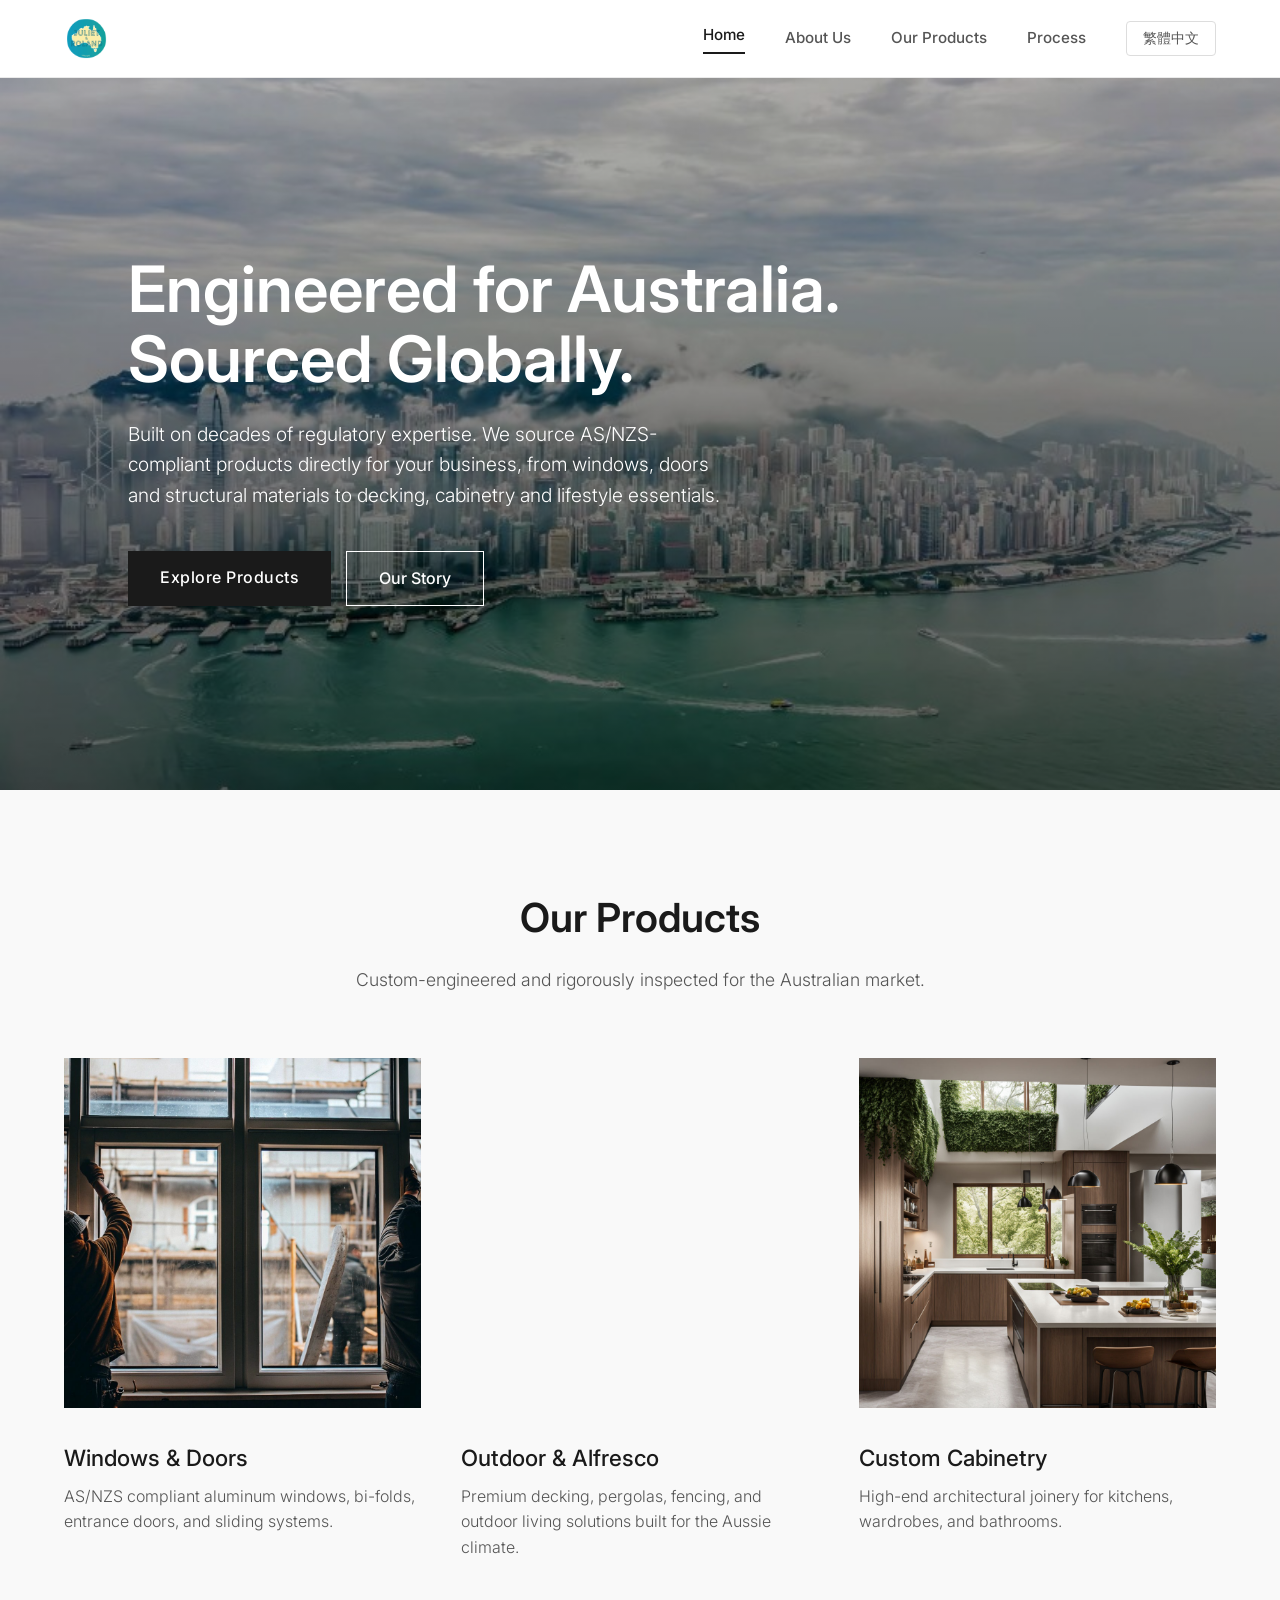
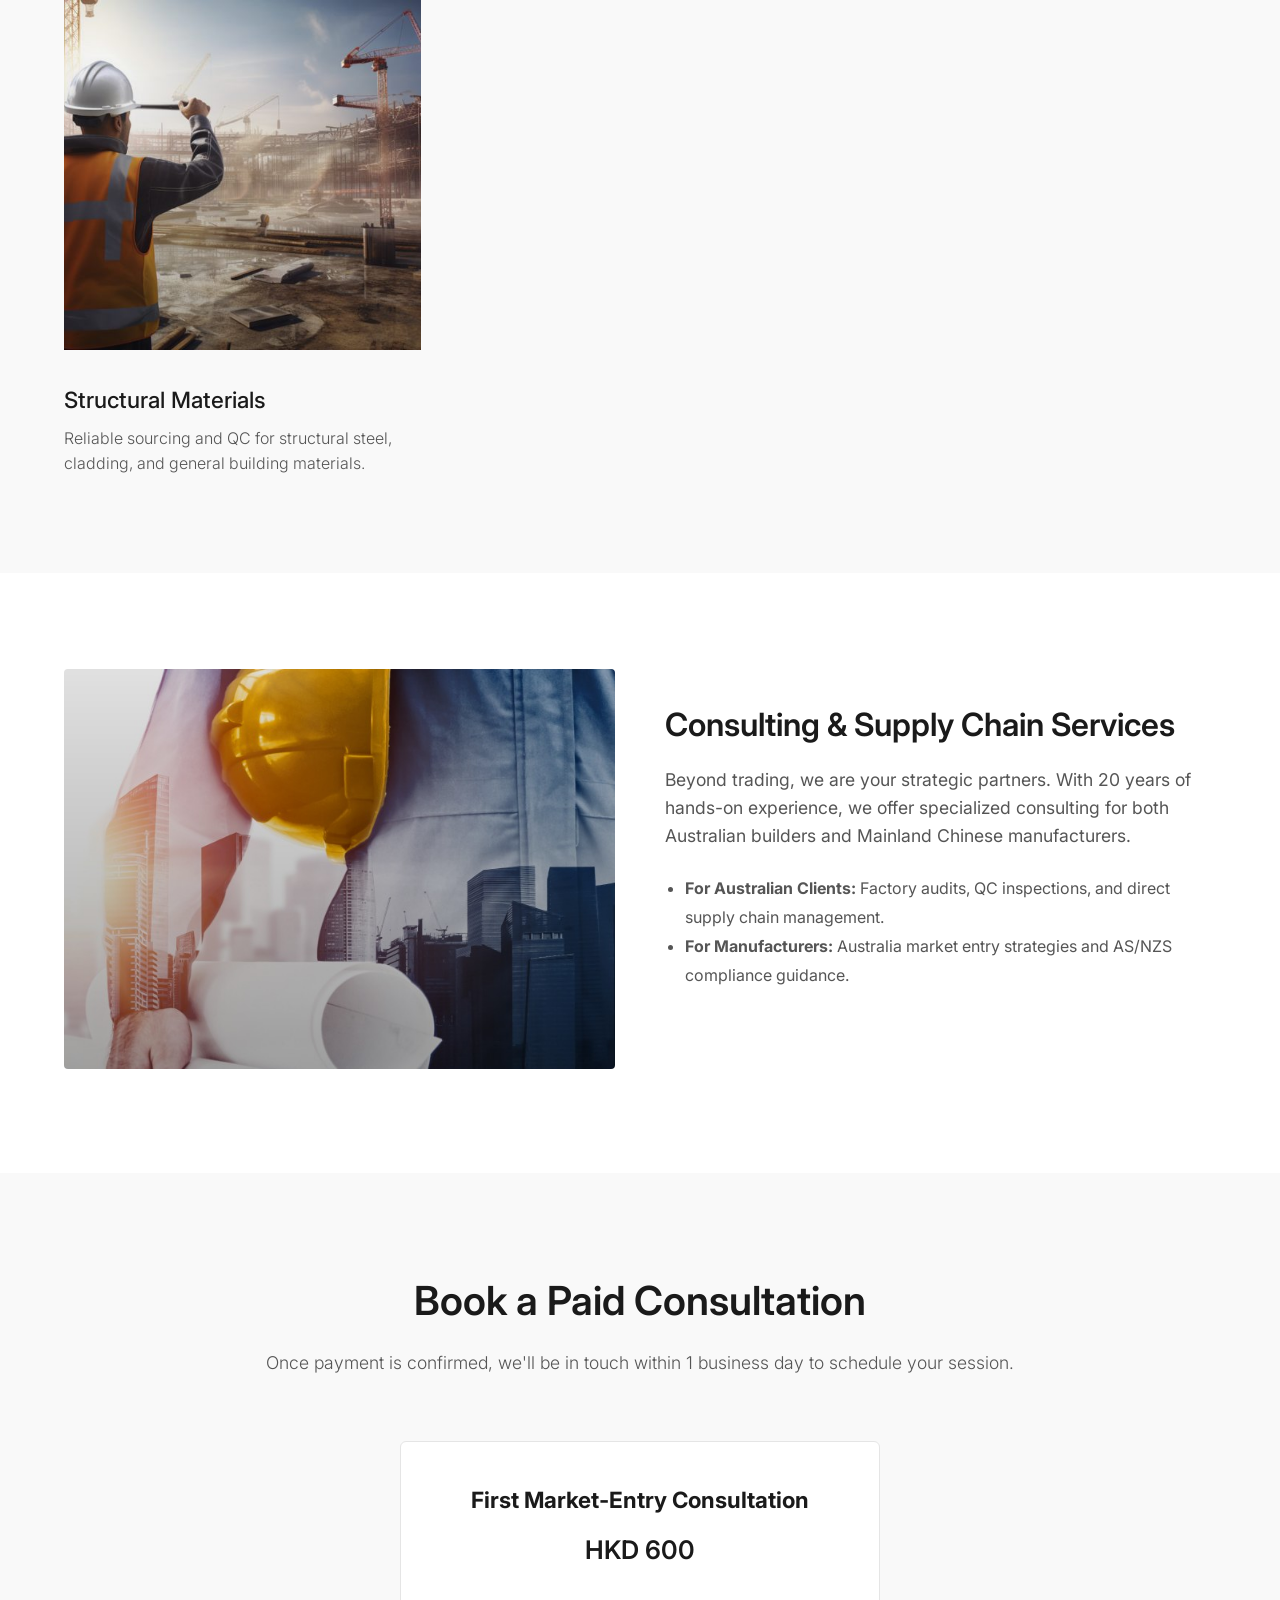
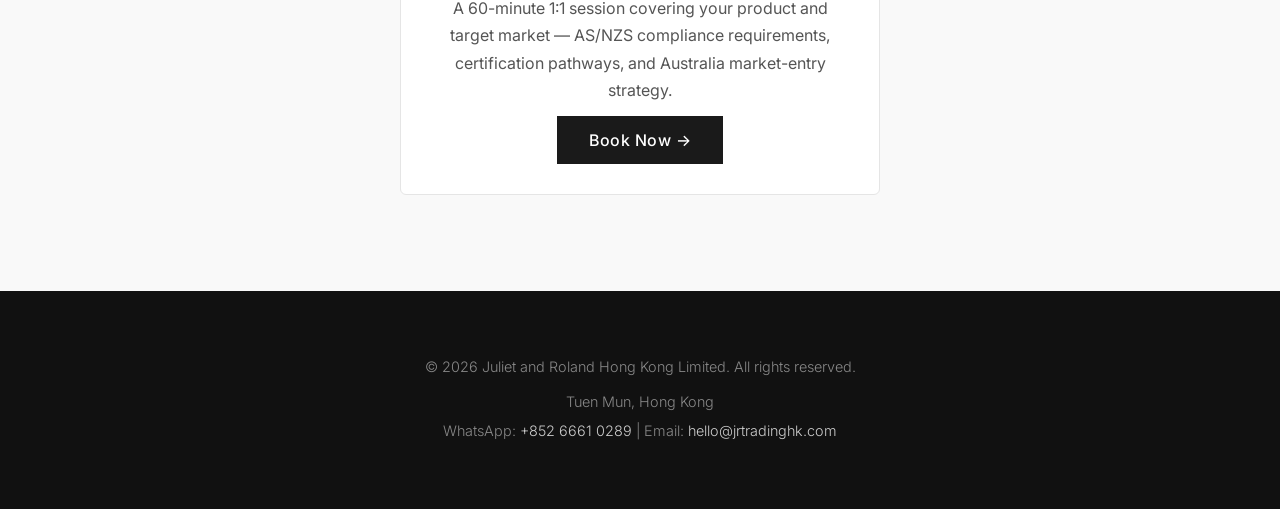
<file: index.html>
<!DOCTYPE html>
<html lang="en">
<head>
    <meta charset="UTF-8">
    <meta name="viewport" content="width=device-width, initial-scale=1.0">
    <title>AS/NZS-Compliant Building Materials from China | Juliet &amp; Roland HK</title>
    <meta name="description" content="Hong Kong-based sourcing for Australia: AS/NZS-compliant windows, doors, decking and cabinetry from audited Chinese factories, plus market-entry consulting." />
    <link rel="stylesheet" href="assets/css/style.css">
    <link rel="icon" type="image/png" href="/assets/images/logo.png" />
    <link rel="canonical" href="https://jrtradinghk.com/" />
    <!-- hreflang: must be repeated on both language versions of each page -->
    <link rel="alternate" hreflang="en" href="https://jrtradinghk.com/" />
    <link rel="alternate" hreflang="zh-HK" href="https://jrtradinghk.com/zh-hk/" />
    <link rel="alternate" hreflang="x-default" href="https://jrtradinghk.com/" />
    <!-- Open Graph / Twitter: link previews (WhatsApp, LinkedIn, WeChat) -->
    <meta property="og:type" content="website" />
    <meta property="og:site_name" content="Juliet and Roland Hong Kong Limited" />
    <meta property="og:locale" content="en_AU" />
    <meta property="og:title" content="AS/NZS-Compliant Building Materials from China | Juliet &amp; Roland HK" />
    <meta property="og:description" content="Hong Kong-based sourcing for Australia: AS/NZS-compliant windows, doors, decking and cabinetry from audited Chinese factories, plus market-entry consulting." />
    <meta property="og:url" content="https://jrtradinghk.com/" />
    <meta property="og:image" content="https://jrtradinghk.com/assets/images/service-consulting.jpg" />
    <meta name="twitter:card" content="summary_large_image" />
    <!-- Structured data: tells Google who the business is -->
    <script type="application/ld+json">
    {
      "@context": "https://schema.org",
      "@type": "ProfessionalService",
      "name": "Juliet and Roland Hong Kong Limited",
      "url": "https://jrtradinghk.com/",
      "logo": "https://jrtradinghk.com/assets/images/logo.png",
      "telephone": "+852 6661 0289",
      "email": "hello@jrtradinghk.com",
      "address": { "@type": "PostalAddress", "addressLocality": "Tuen Mun", "addressCountry": "HK" },
      "areaServed": ["AU", "CN", "HK"],
      "description": "Sourcing and compliance consulting connecting Chinese manufacturers with Australian project standards (AS/NZS)."
    }
    </script>
    <style>
        /* Paid booking card (Stripe Payment Link; quantity can be raised in multiples of HKD 600) */
        .booking-card { max-width: 480px; margin: 0 auto; background: #fff; border: 1px solid #e5e5e5; border-radius: 6px; padding: 2.5rem; text-align: center; }
        .booking-card h3 { font-size: 1.4rem; margin-bottom: 0.8rem; }
        .booking-card p { color: var(--text-light); margin-bottom: 1.5rem; line-height: 1.7; }
        .booking-card .price { font-size: 1.6rem; font-weight: 600; display: block; margin-bottom: 1.5rem; }
        /* Language suggestion bar: shown only to Chinese-language browsers, never auto-redirects */
        #langBar { display: none; position: fixed; left: 0; right: 0; bottom: 0; z-index: 999; background: #222; color: #fff; padding: 12px 20px; font-size: 0.95rem; align-items: center; justify-content: center; gap: 16px; }
        #langBar.show { display: flex; }
        #langBar a { color: #fff; text-decoration: underline; }
        #langBar button { background: none; border: 0; color: #ccc; font-size: 1.2rem; cursor: pointer; }
    </style>
</head>
<body>
    <header>
        <a href="./" class="logo"><img src="assets/images/logo.png" alt="Juliet &amp; Roland Hong Kong logo"></a>
        <div class="hamburger" role="button" aria-label="Menu" onclick="document.getElementById('navLinks').classList.toggle('active')">
            <span></span><span></span><span></span>
        </div>
        <nav class="nav-links" id="navLinks">
            <a href="./" class="active">Home</a>
            <a href="about-us.html">About Us</a>
            <a href="products.html">Our Products</a>
            <a href="process.html">Process</a>
            <a href="zh-hk/" class="lang-btn">繁體中文</a>
        </nav>
    </header>

    <section class="hero">
        <h1>Engineered for Australia.<br>Sourced Globally.</h1>
        <p>Built on decades of regulatory expertise. We source AS/NZS-compliant products directly for your business, from windows, doors and structural materials to decking, cabinetry and lifestyle essentials.</p>
        <div style="display: flex; gap: 15px;">
            <a href="products.html" class="btn-solid">Explore Products</a>
            <a href="about-us.html" class="btn-outline">Our Story</a>
        </div>
    </section>

    <section class="section section-bg">
        <div class="text-center">
            <h2 class="title">Our Products</h2>
            <p class="subtitle">Custom-engineered and rigorously inspected for the Australian market.</p>
        </div>
        <div class="grid-3">
            <a href="products.html" class="product-card">
                <div class="img-wrapper"><img src="assets/images/product-windows.jpg" alt="AS/NZS compliant aluminium windows and doors" loading="lazy" decoding="async"></div>
                <h3>Windows &amp; Doors</h3>
                <p>AS/NZS compliant aluminum windows, bi-folds, entrance doors, and sliding systems.</p>
            </a>

            <!-- Outdoor video card -->
            <a href="products.html" class="product-card">
                <div class="img-wrapper">
                    <video autoplay loop muted playsinline preload="metadata" aria-label="Outdoor decking and pergola products">
                        <source src="assets/images/product-outdoor.mp4" type="video/mp4">
                    </video>
                </div>
                <h3>Outdoor &amp; Alfresco</h3>
                <p>Premium decking, pergolas, fencing, and outdoor living solutions built for the Aussie climate.</p>
            </a>

            <a href="products.html" class="product-card">
                <div class="img-wrapper"><img src="assets/images/product-cabinets.jpg" alt="Custom architectural cabinetry" loading="lazy" decoding="async"></div>
                <h3>Custom Cabinetry</h3>
                <p>High-end architectural joinery for kitchens, wardrobes, and bathrooms.</p>
            </a>
            <a href="products.html" class="product-card">
                <div class="img-wrapper"><img src="assets/images/product-steel.jpg" alt="Structural steel and building materials" loading="lazy" decoding="async"></div>
                <h3>Structural Materials</h3>
                <p>Reliable sourcing and QC for structural steel, cladding, and general building materials.</p>
            </a>
        </div>
    </section>

    <section class="section">
        <div style="display: flex; flex-wrap: wrap; gap: 50px; align-items: center; max-width: 1200px; margin: 0 auto;">
            <div style="flex: 1; min-width: 300px;">
                <img src="assets/images/service-consulting.jpg" alt="Australia market-entry and supply chain consulting" loading="lazy" decoding="async" style="width: 100%; height: 400px; object-fit: cover; border-radius: 4px;">
            </div>
            <div style="flex: 1; min-width: 300px;">
                <h2 class="title" style="font-size: 2rem;">Consulting &amp; Supply Chain Services</h2>
                <p style="color: var(--text-light); margin-bottom: 1.5rem; font-size: 1.1rem;">Beyond trading, we are your strategic partners. With 20 years of hands-on experience, we offer specialized consulting for both Australian builders and Mainland Chinese manufacturers.</p>
                <ul style="color: var(--text-light); margin-bottom: 2rem; padding-left: 20px; line-height: 1.8;">
                    <li><strong>For Australian Clients:</strong> Factory audits, QC inspections, and direct supply chain management.</li>
                    <li><strong>For Manufacturers:</strong> Australia market entry strategies and AS/NZS compliance guidance.</li>
                </ul>
                <a href="https://wa.me/85266610289" class="btn-outline" target="_blank" rel="noopener">Free Initial WhatsApp Inquiry</a>
            </div>
        </div>
    </section>

    <!-- Paid booking section (Stripe Payment Link) -->
    <section class="section section-bg">
        <div class="text-center" style="margin-bottom: 2.5rem;">
            <h2 class="title">Book a Paid Consultation</h2>
            <p class="subtitle">Once payment is confirmed, we'll be in touch within 1 business day to schedule your session.</p>
        </div>
        <div class="booking-card">
            <h3>First Market-Entry Consultation</h3>
            <span class="price">HKD 600</span>
            <p>A 60-minute 1:1 session covering your product and target market — AS/NZS compliance requirements, certification pathways, and Australia market-entry strategy.</p>
            <a href="https://buy.stripe.com/fZu7sNeDw2KDbd13CS04800" class="btn-solid" target="_blank" rel="noopener">Book Now →</a>
        </div>
    </section>

    <div id="langBar">
        <span>偵測到您使用中文瀏覽器：<a href="zh-hk/">切換到繁體中文版</a></span>
        <button type="button" aria-label="Close" onclick="dismissLangBar()">&times;</button>
    </div>
    <script>
        // Suggest the Traditional Chinese site to Chinese-language browsers.
        // No automatic redirect: crawlers and users always get this page.
        function dismissLangBar() {
            document.getElementById('langBar').classList.remove('show');
            try { sessionStorage.setItem('langBarDismissed', '1'); } catch (e) {}
        }
        (function () {
            try {
                var lang = (navigator.language || '').toLowerCase();
                if (lang.indexOf('zh') === 0 && !sessionStorage.getItem('langBarDismissed')) {
                    document.getElementById('langBar').classList.add('show');
                }
            } catch (e) {}
        })();
    </script>
    <footer>
        <p>&copy; 2026 Juliet and Roland Hong Kong Limited. All rights reserved.</p>
        <p style="margin-top: 10px; line-height: 2;">
            Tuen Mun, Hong Kong<br>
            WhatsApp: <a href="https://wa.me/85266610289" style="color: #ccc; text-decoration: none;">+852 6661 0289</a> | 
            Email: <a href="mailto:hello@jrtradinghk.com" style="color: #ccc; text-decoration: none;">hello@jrtradinghk.com</a>
        </p>
    </footer>
</body>
</html>
</file>
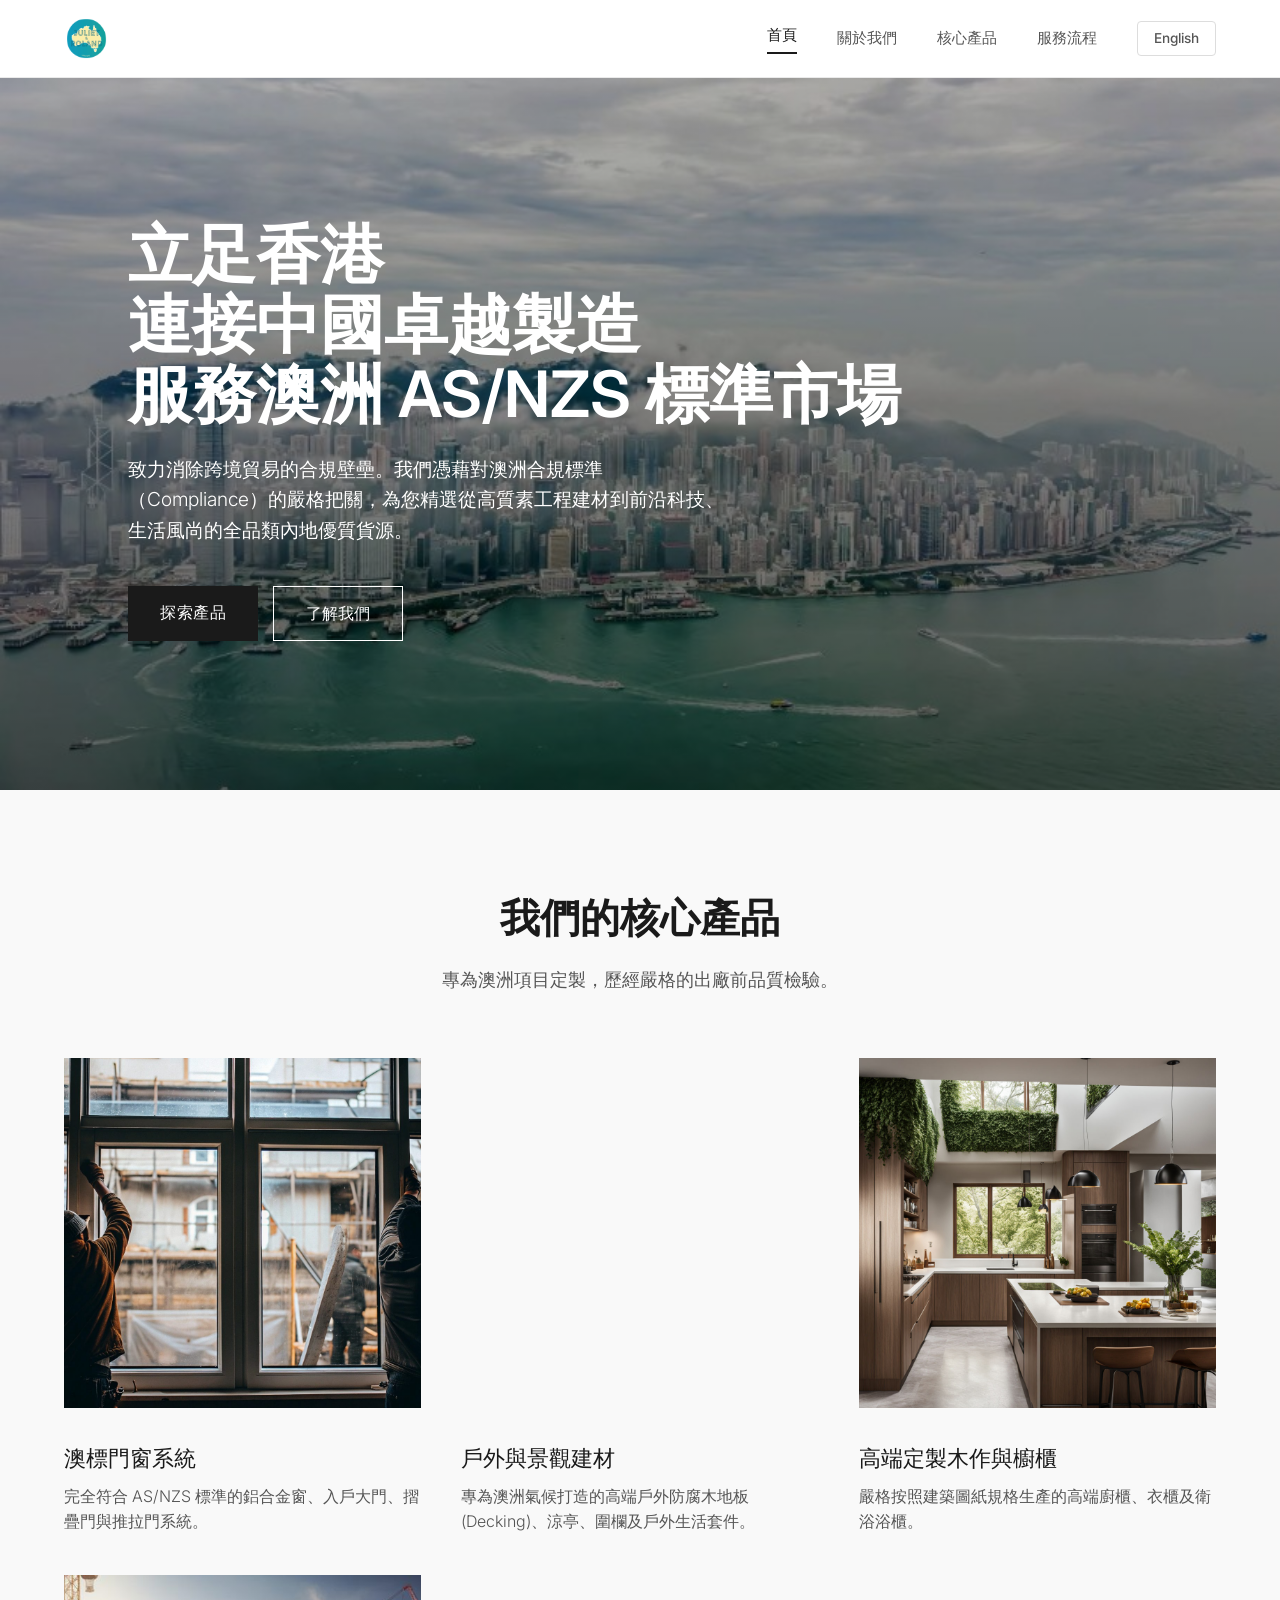
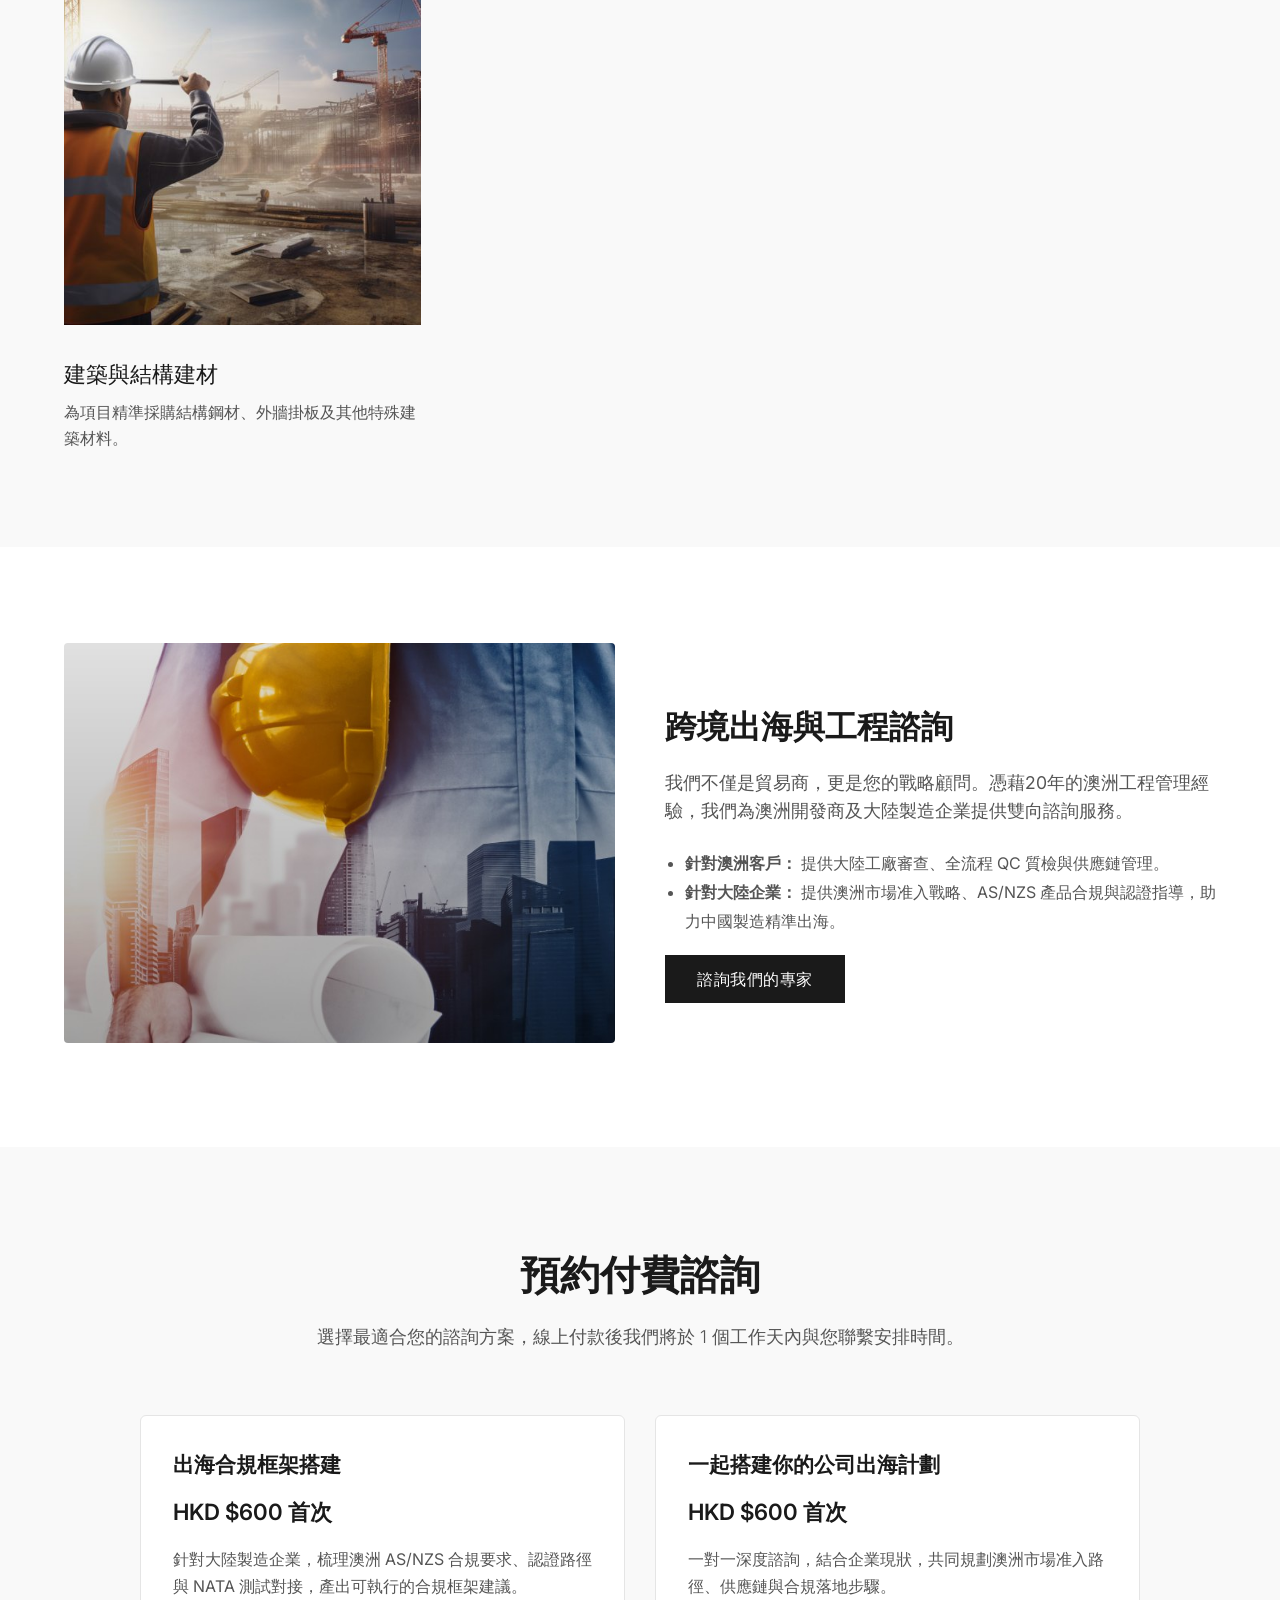
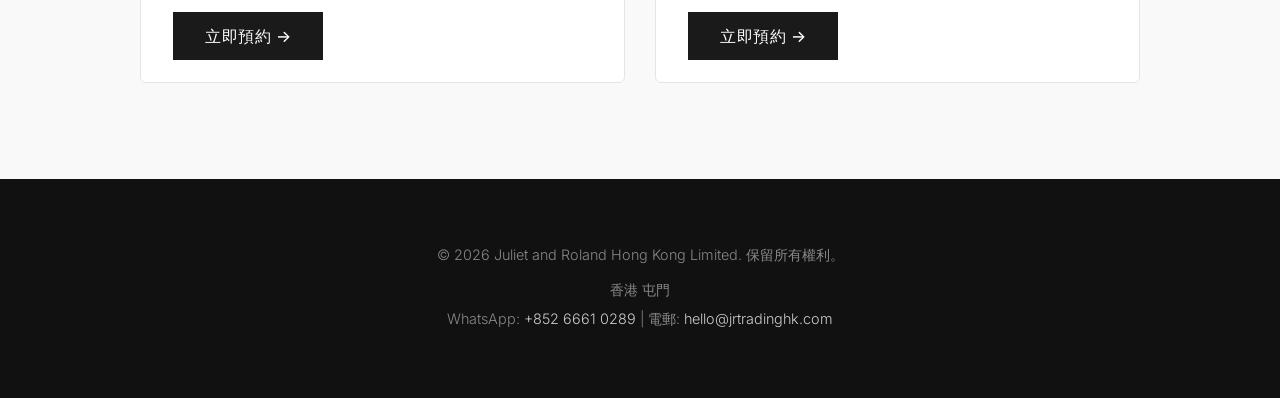
<file: zh-hk/index.html>
<!DOCTYPE html>
<html lang="zh-HK">
<head>
    <meta charset="UTF-8">
    <meta name="viewport" content="width=device-width, initial-scale=1.0">
    <title>澳標建材採購與出海合規諮詢｜Juliet &amp; Roland Hong Kong</title>
    <meta name="description" content="立足香港，連接中國優質工廠與澳洲市場。提供符合 AS/NZS 標準的門窗、戶外建材、定製櫥櫃採購，以及工廠審查、QC 質檢與澳洲市場准入合規諮詢。" />
    <link rel="stylesheet" href="../assets/css/style.css">
    <link rel="icon" type="image/png" href="/assets/images/logo.png" />
    <link rel="canonical" href="https://jrtradinghk.com/zh-hk/" />
    <!-- hreflang: must be repeated on both language versions of each page -->
    <link rel="alternate" hreflang="en" href="https://jrtradinghk.com/" />
    <link rel="alternate" hreflang="zh-HK" href="https://jrtradinghk.com/zh-hk/" />
    <link rel="alternate" hreflang="x-default" href="https://jrtradinghk.com/" />
    <!-- Open Graph / Twitter: link previews (WhatsApp, LinkedIn, WeChat) -->
    <meta property="og:type" content="website" />
    <meta property="og:site_name" content="Juliet and Roland Hong Kong Limited" />
    <meta property="og:locale" content="zh_HK" />
    <meta property="og:title" content="澳標建材採購與出海合規諮詢｜Juliet &amp; Roland Hong Kong" />
    <meta property="og:description" content="立足香港，連接中國優質工廠與澳洲市場。提供符合 AS/NZS 標準的門窗、戶外建材、定製櫥櫃採購，以及工廠審查、QC 質檢與澳洲市場准入合規諮詢。" />
    <meta property="og:url" content="https://jrtradinghk.com/zh-hk/" />
    <meta property="og:image" content="https://jrtradinghk.com/assets/images/service-consulting.jpg" />
    <meta name="twitter:card" content="summary_large_image" />
    <!-- Structured data: tells Google who the business is -->
    <script type="application/ld+json">
    {
      "@context": "https://schema.org",
      "@type": "ProfessionalService",
      "name": "Juliet and Roland Hong Kong Limited",
      "url": "https://jrtradinghk.com/",
      "logo": "https://jrtradinghk.com/assets/images/logo.png",
      "telephone": "+852 6661 0289",
      "email": "hello@jrtradinghk.com",
      "address": { "@type": "PostalAddress", "addressLocality": "Tuen Mun", "addressCountry": "HK" },
      "areaServed": ["AU", "CN", "HK"],
      "description": "Sourcing and compliance consulting connecting Chinese manufacturers with Australian project standards (AS/NZS)."
    }
    </script>
    <style>
        /* Paid booking cards (Stripe Payment Link; quantity can be raised in multiples of HKD 600) */
        .booking-grid { display: flex; flex-wrap: wrap; gap: 30px; max-width: 1000px; margin: 0 auto; }
        .booking-card { flex: 1; min-width: 280px; background: #fff; border: 1px solid #e5e5e5; border-radius: 6px; padding: 2rem; text-align: left; }
        .booking-card h3 { font-size: 1.3rem; margin-bottom: 0.8rem; }
        .booking-card p { color: var(--text-light); margin-bottom: 1.5rem; line-height: 1.7; }
        .booking-card .price { font-size: 1.4rem; font-weight: 600; margin-bottom: 1rem; display: block; }
    </style>
</head>
<body>
    <header>
        <a href="./" class="logo"><img src="../assets/images/logo.png" alt="Juliet &amp; Roland Hong Kong 標誌"></a>
        <div class="hamburger" role="button" aria-label="Menu" onclick="document.getElementById('navLinks').classList.toggle('active')">
            <span></span><span></span><span></span>
        </div>
        <nav class="nav-links" id="navLinks">
            <a href="./" class="active">首頁</a>
            <a href="about-us.html">關於我們</a>
            <a href="products.html">核心產品</a>
            <a href="process.html">服務流程</a>
            <a href="../" class="lang-btn">English</a>
        </nav>
    </header>

    <section class="hero">
        <h1>立足香港<br>連接中國卓越製造<br>服務澳洲 AS/NZS 標準市場</h1>
        <p>致力消除跨境貿易的合規壁壘。我們憑藉對澳洲合規標準（Compliance）的嚴格把關，為您精選從高質素工程建材到前沿科技、生活風尚的全品類內地優質貨源。</p>
        <div style="display: flex; gap: 15px;">
            <a href="products.html" class="btn-solid">探索產品</a>
            <a href="about-us.html" class="btn-outline">了解我們</a>
        </div>
    </section>

    <section class="section section-bg">
        <div class="text-center">
            <h2 class="title">我們的核心產品</h2>
            <p class="subtitle">專為澳洲項目定製，歷經嚴格的出廠前品質檢驗。</p>
        </div>
        <div class="grid-3">
            <a href="products.html" class="product-card">
                <div class="img-wrapper"><img src="../assets/images/product-windows.jpg" alt="澳標鋁合金門窗" loading="lazy" decoding="async"></div>
                <h3>澳標門窗系統</h3>
                <p>完全符合 AS/NZS 標準的鋁合金窗、入戶大門、摺疊門與推拉門系統。</p>
            </a>

            <!-- Outdoor video card -->
            <a href="products.html" class="product-card">
                <div class="img-wrapper">
                    <video autoplay loop muted playsinline preload="metadata" aria-label="戶外防腐木地板與涼亭建材">
                        <source src="../assets/images/product-outdoor.mp4" type="video/mp4">
                    </video>
                </div>
                <h3>戶外與景觀建材</h3>
                <p>專為澳洲氣候打造的高端戶外防腐木地板 (Decking)、涼亭、圍欄及戶外生活套件。</p>
            </a>

            <a href="products.html" class="product-card">
                <div class="img-wrapper"><img src="../assets/images/product-cabinets.jpg" alt="定製櫥櫃與木作" loading="lazy" decoding="async"></div>
                <h3>高端定製木作與櫥櫃</h3>
                <p>嚴格按照建築圖紙規格生產的高端廚櫃、衣櫃及衛浴浴櫃。</p>
            </a>
            <a href="products.html" class="product-card">
                <div class="img-wrapper"><img src="../assets/images/product-steel.jpg" alt="結構鋼材與建築材料" loading="lazy" decoding="async"></div>
                <h3>建築與結構建材</h3>
                <p>為項目精準採購結構鋼材、外牆掛板及其他特殊建築材料。</p>
            </a>
        </div>
    </section>

    <section class="section">
        <div style="display: flex; flex-wrap: wrap; gap: 50px; align-items: center; max-width: 1200px; margin: 0 auto;">
            <div style="flex: 1; min-width: 300px;">
                <img src="../assets/images/service-consulting.jpg" alt="跨境出海與工程諮詢" loading="lazy" decoding="async" style="width: 100%; height: 400px; object-fit: cover; border-radius: 4px;">
            </div>
            <div style="flex: 1; min-width: 300px;">
                <h2 class="title" style="font-size: 2rem;">跨境出海與工程諮詢</h2>
                <p style="color: var(--text-light); margin-bottom: 1.5rem; font-size: 1.1rem;">我們不僅是貿易商，更是您的戰略顧問。憑藉20年的澳洲工程管理經驗，我們為澳洲開發商及大陸製造企業提供雙向諮詢服務。</p>
                <ul style="color: var(--text-light); margin-bottom: 2rem; padding-left: 20px; line-height: 1.8;">
                    <li><strong>針對澳洲客戶：</strong> 提供大陸工廠審查、全流程 QC 質檢與供應鏈管理。</li>
                    <li><strong>針對大陸企業：</strong> 提供澳洲市場准入戰略、AS/NZS 產品合規與認證指導，助力中國製造精準出海。</li>
                </ul>
                <a href="https://wa.me/85266610289" class="btn-solid" target="_blank" rel="noopener">諮詢我們的專家</a>
            </div>
        </div>
    </section>

    <!-- Paid booking section (Stripe Payment Link) -->
    <section class="section section-bg">
        <div class="text-center" style="margin-bottom: 2.5rem;">
            <h2 class="title">預約付費諮詢</h2>
            <p class="subtitle">選擇最適合您的諮詢方案，線上付款後我們將於 1 個工作天內與您聯繫安排時間。</p>
        </div>
        <div class="booking-grid">
            <div class="booking-card">
                <h3>出海合規框架搭建</h3>
                <span class="price">HKD $600 首次</span>
                <p>針對大陸製造企業，梳理澳洲 AS/NZS 合規要求、認證路徑與 NATA 測試對接，產出可執行的合規框架建議。</p>
                <a href="https://buy.stripe.com/fZu7sNeDw2KDbd13CS04800" class="btn-solid" target="_blank" rel="noopener">立即預約 →</a>
            </div>
            <div class="booking-card">
                <h3>一起搭建你的公司出海計劃</h3>
                <span class="price">HKD $600 首次</span>
                <p>一對一深度諮詢，結合企業現狀，共同規劃澳洲市場准入路徑、供應鏈與合規落地步驟。</p>
                <a href="https://buy.stripe.com/fZu7sNeDw2KDbd13CS04800" class="btn-solid" target="_blank" rel="noopener">立即預約 →</a>
            </div>
        </div>
    </section>

    <footer>
        <p>&copy; 2026 Juliet and Roland Hong Kong Limited. 保留所有權利。</p>
        <p style="margin-top: 10px; line-height: 2;">
            香港 屯門<br>
            WhatsApp: <a href="https://wa.me/85266610289" style="color: #ccc; text-decoration: none;">+852 6661 0289</a> | 
            電郵: <a href="mailto:hello@jrtradinghk.com" style="color: #ccc; text-decoration: none;">hello@jrtradinghk.com</a>
        </p>
    </footer>
</body>
</html>
</file>
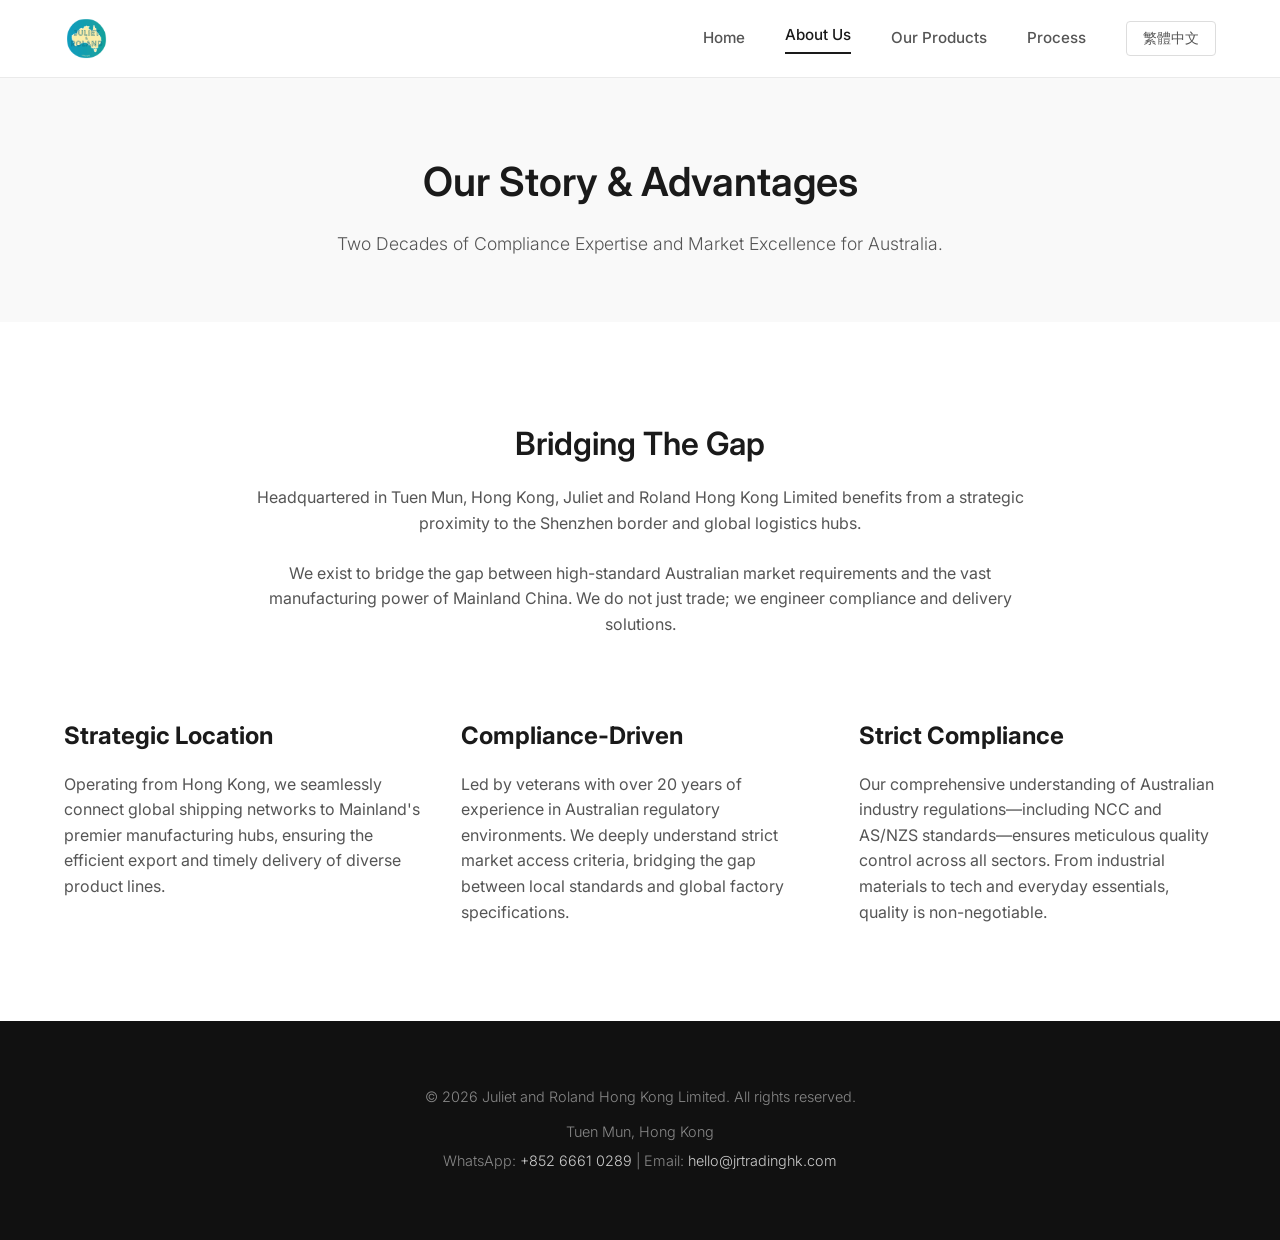
<file: about-us.html>
<!DOCTYPE html>
<html lang="en">
<head>
    <meta charset="UTF-8">
    <meta name="viewport" content="width=device-width, initial-scale=1.0">
    <title>About Us | AS/NZS Compliance Expertise | Juliet &amp; Roland HK</title>
    <meta name="description" content="Hong Kong-based team with 20+ years in Australian regulatory environments (NCC, AS/NZS), bridging Australian standards and Mainland China manufacturing." />
    <link rel="stylesheet" href="assets/css/style.css">
    <link rel="icon" type="image/png" href="/assets/images/logo.png" />
    <link rel="canonical" href="https://jrtradinghk.com/about-us.html" />
    <!-- hreflang: must be repeated on both language versions of each page -->
    <link rel="alternate" hreflang="en" href="https://jrtradinghk.com/about-us.html" />
    <link rel="alternate" hreflang="zh-HK" href="https://jrtradinghk.com/zh-hk/about-us.html" />
    <link rel="alternate" hreflang="x-default" href="https://jrtradinghk.com/about-us.html" />
    <!-- Open Graph / Twitter: link previews (WhatsApp, LinkedIn, WeChat) -->
    <meta property="og:type" content="website" />
    <meta property="og:site_name" content="Juliet and Roland Hong Kong Limited" />
    <meta property="og:locale" content="en_AU" />
    <meta property="og:title" content="About Us | AS/NZS Compliance Expertise | Juliet &amp; Roland HK" />
    <meta property="og:description" content="Hong Kong-based team with 20+ years in Australian regulatory environments (NCC, AS/NZS), bridging Australian standards and Mainland China manufacturing." />
    <meta property="og:url" content="https://jrtradinghk.com/about-us.html" />
    <meta property="og:image" content="https://jrtradinghk.com/assets/images/service-consulting.jpg" />
    <meta name="twitter:card" content="summary_large_image" />


</head>
<body>
    <header>
        <a href="./" class="logo"><img src="assets/images/logo.png" alt="Juliet &amp; Roland Hong Kong logo"></a>
        <div class="hamburger" role="button" aria-label="Menu" onclick="document.getElementById('navLinks').classList.toggle('active')">
            <span></span><span></span><span></span>
        </div>
        <nav class="nav-links" id="navLinks">
            <a href="./">Home</a>
            <a href="about-us.html" class="active">About Us</a>
            <a href="products.html">Our Products</a>
            <a href="process.html">Process</a>
            <a href="zh-hk/about-us.html" class="lang-btn">繁體中文</a>
        </nav>
    </header>

    <section class="section section-bg text-center" style="padding-top: 150px; padding-bottom: 4rem;">
        <h1 class="title">Our Story &amp; Advantages</h1>
        <p class="subtitle" style="margin-bottom: 0;">Two Decades of Compliance Expertise and Market Excellence for Australia.</p>
    </section>

    <section class="section">
        <div style="max-width: 800px; margin: 0 auto 5rem auto; text-align: center;">
            <h2 class="title" style="font-size: 2rem;">Bridging The Gap</h2>
            <p style="color: var(--text-light); margin-bottom: 1.5rem;">Headquartered in Tuen Mun, Hong Kong, Juliet and Roland Hong Kong Limited benefits from a strategic proximity to the Shenzhen border and global logistics hubs.</p>
            <p style="color: var(--text-light);">We exist to bridge the gap between high-standard Australian market requirements and the vast manufacturing power of Mainland China. We do not just trade; we engineer compliance and delivery solutions.</p>
        </div>
        <div class="grid-3">
            <div>
                <h3 style="font-size: 1.5rem; margin-bottom: 1rem;">Strategic Location</h3>
                <p style="color: var(--text-light);">Operating from Hong Kong, we seamlessly connect global shipping networks to Mainland's premier manufacturing hubs, ensuring the efficient export and timely delivery of diverse product lines.</p>
            </div>
            <div>
                <h3 style="font-size: 1.5rem; margin-bottom: 1rem;">Compliance-Driven</h3>
                <p style="color: var(--text-light);">Led by veterans with over 20 years of experience in Australian regulatory environments. We deeply understand strict market access criteria, bridging the gap between local standards and global factory specifications.</p>
            </div>
            <div>
                <h3 style="font-size: 1.5rem; margin-bottom: 1rem;">Strict Compliance</h3>
                <p style="color: var(--text-light);">Our comprehensive understanding of Australian industry regulations—including NCC and AS/NZS standards—ensures meticulous quality control across all sectors. From industrial materials to tech and everyday essentials, quality is non-negotiable.</p>
            </div>
        </div>
    </section>

    <footer>
        <p>&copy; 2026 Juliet and Roland Hong Kong Limited. All rights reserved.</p>
        <p style="margin-top: 10px; line-height: 2;">
            Tuen Mun, Hong Kong<br>
            WhatsApp: <a href="https://wa.me/85266610289" style="color: #ccc; text-decoration: none;">+852 6661 0289</a> | 
            Email: <a href="mailto:hello@jrtradinghk.com" style="color: #ccc; text-decoration: none;">hello@jrtradinghk.com</a>
        </p>
    </footer>
</body>
</html>
</file>
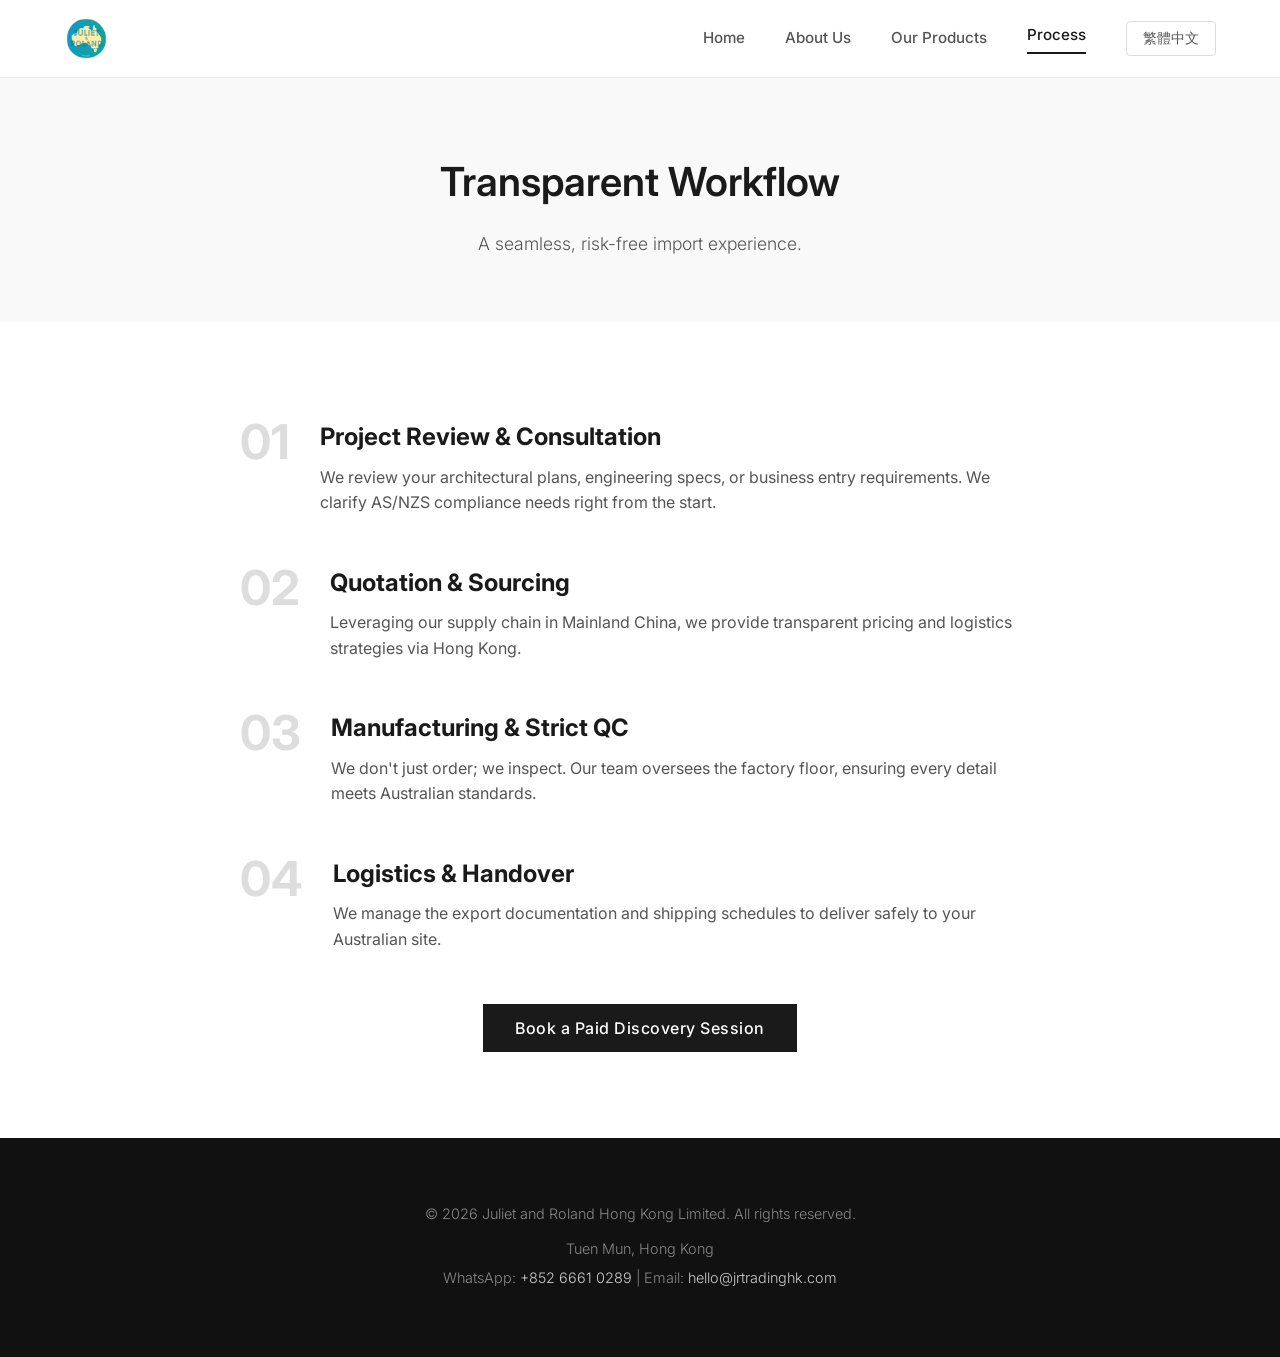
<file: process.html>
<!DOCTYPE html>
<html lang="en">
<head>
    <meta charset="UTF-8">
    <meta name="viewport" content="width=device-width, initial-scale=1.0">
    <title>Ordering &amp; Import Process | Juliet &amp; Roland HK</title>
    <link rel="stylesheet" href="assets/css/style.css">
    <meta name="description" content="How we work: project review, quotation and sourcing in Mainland China, factory QC inspection, and export logistics to your Australian site." />
    <link rel="icon" type="image/png" href="/assets/images/logo.png" />
    <link rel="canonical" href="https://jrtradinghk.com/process.html" />
    <!-- hreflang: repeated on both language versions of each page -->
    <link rel="alternate" hreflang="en" href="https://jrtradinghk.com/process.html" />
    <link rel="alternate" hreflang="zh-HK" href="https://jrtradinghk.com/zh-hk/process.html" />
    <link rel="alternate" hreflang="x-default" href="https://jrtradinghk.com/process.html" />
    <!-- Open Graph / Twitter link previews -->
    <meta property="og:type" content="website" />
    <meta property="og:site_name" content="Juliet and Roland Hong Kong Limited" />
    <meta property="og:locale" content="en_AU" />
    <meta property="og:title" content="Ordering &amp; Import Process | Juliet &amp; Roland HK" />
    <meta property="og:description" content="How we work: project review, quotation and sourcing in Mainland China, factory QC inspection, and export logistics to your Australian site." />
    <meta property="og:url" content="https://jrtradinghk.com/process.html" />
    <meta property="og:image" content="https://jrtradinghk.com/assets/images/service-consulting.jpg" />
    <meta name="twitter:card" content="summary_large_image" />
</head>
<body>
    <header>
        <a href="./" class="logo"><img src="assets/images/logo.png" alt="Juliet &amp; Roland Hong Kong logo"></a>
        <div class="hamburger" role="button" aria-label="Menu" onclick="document.getElementById('navLinks').classList.toggle('active')">
            <span></span><span></span><span></span>
        </div>
        <nav class="nav-links" id="navLinks">
            <a href="./">Home</a>
            <a href="about-us.html">About Us</a>
            <a href="products.html">Our Products</a>
            <a href="process.html" class="active">Process</a>
            <a href="zh-hk/process.html" class="lang-btn">繁體中文</a>
        </nav>
    </header>

    <section class="section section-bg text-center" style="padding-top: 150px; padding-bottom: 4rem;">
        <h1 class="title">Transparent Workflow</h1>
        <p class="subtitle" style="margin-bottom: 0;">A seamless, risk-free import experience.</p>
    </section>

    <section class="section">
        <div style="max-width: 800px; margin: 0 auto;">
            <div style="display: flex; gap: 30px; margin-bottom: 3rem; align-items: flex-start;">
                <div style="font-size: 3rem; font-weight: 700; color: #ddd; line-height: 1;">01</div>
                <div>
                    <h3 style="font-size: 1.5rem; margin-bottom: 0.5rem;">Project Review & Consultation</h3>
                    <p style="color: var(--text-light);">We review your architectural plans, engineering specs, or business entry requirements. We clarify AS/NZS compliance needs right from the start.</p>
                </div>
            </div>
            <div style="display: flex; gap: 30px; margin-bottom: 3rem; align-items: flex-start;">
                <div style="font-size: 3rem; font-weight: 700; color: #ddd; line-height: 1;">02</div>
                <div>
                    <h3 style="font-size: 1.5rem; margin-bottom: 0.5rem;">Quotation & Sourcing</h3>
                    <p style="color: var(--text-light);">Leveraging our supply chain in Mainland China, we provide transparent pricing and logistics strategies via Hong Kong.</p>
                </div>
            </div>
            <div style="display: flex; gap: 30px; margin-bottom: 3rem; align-items: flex-start;">
                <div style="font-size: 3rem; font-weight: 700; color: #ddd; line-height: 1;">03</div>
                <div>
                    <h3 style="font-size: 1.5rem; margin-bottom: 0.5rem;">Manufacturing & Strict QC</h3>
                    <p style="color: var(--text-light);">We don't just order; we inspect. Our team oversees the factory floor, ensuring every detail meets Australian standards.</p>
                </div>
            </div>
            <div style="display: flex; gap: 30px; margin-bottom: 4rem; align-items: flex-start;">
                <div style="font-size: 3rem; font-weight: 700; color: #ddd; line-height: 1;">04</div>
                <div>
                    <h3 style="font-size: 1.5rem; margin-bottom: 0.5rem;">Logistics & Handover</h3>
                    <p style="color: var(--text-light);">We manage the export documentation and shipping schedules to deliver safely to your Australian site.</p>
                </div>
            </div>
            <div class="text-center">
                <a href="https://buy.stripe.com/fZu7sNeDw2KDbd13CS04800" class="btn-solid" target="_blank" rel="noopener">Book a Paid Discovery Session</a>
            </div>
        </div>
    </section>

    <footer>
        <p>&copy; 2026 Juliet and Roland Hong Kong Limited. All rights reserved.</p>
        <p style="margin-top: 10px; line-height: 2;">
            Tuen Mun, Hong Kong<br>
            WhatsApp: <a href="https://wa.me/85266610289" style="color: #ccc; text-decoration: none;">+852 6661 0289</a> | 
            Email: <a href="mailto:hello@jrtradinghk.com" style="color: #ccc; text-decoration: none;">hello@jrtradinghk.com</a>
        </p>
    </footer>
</body>
</html>
</file>
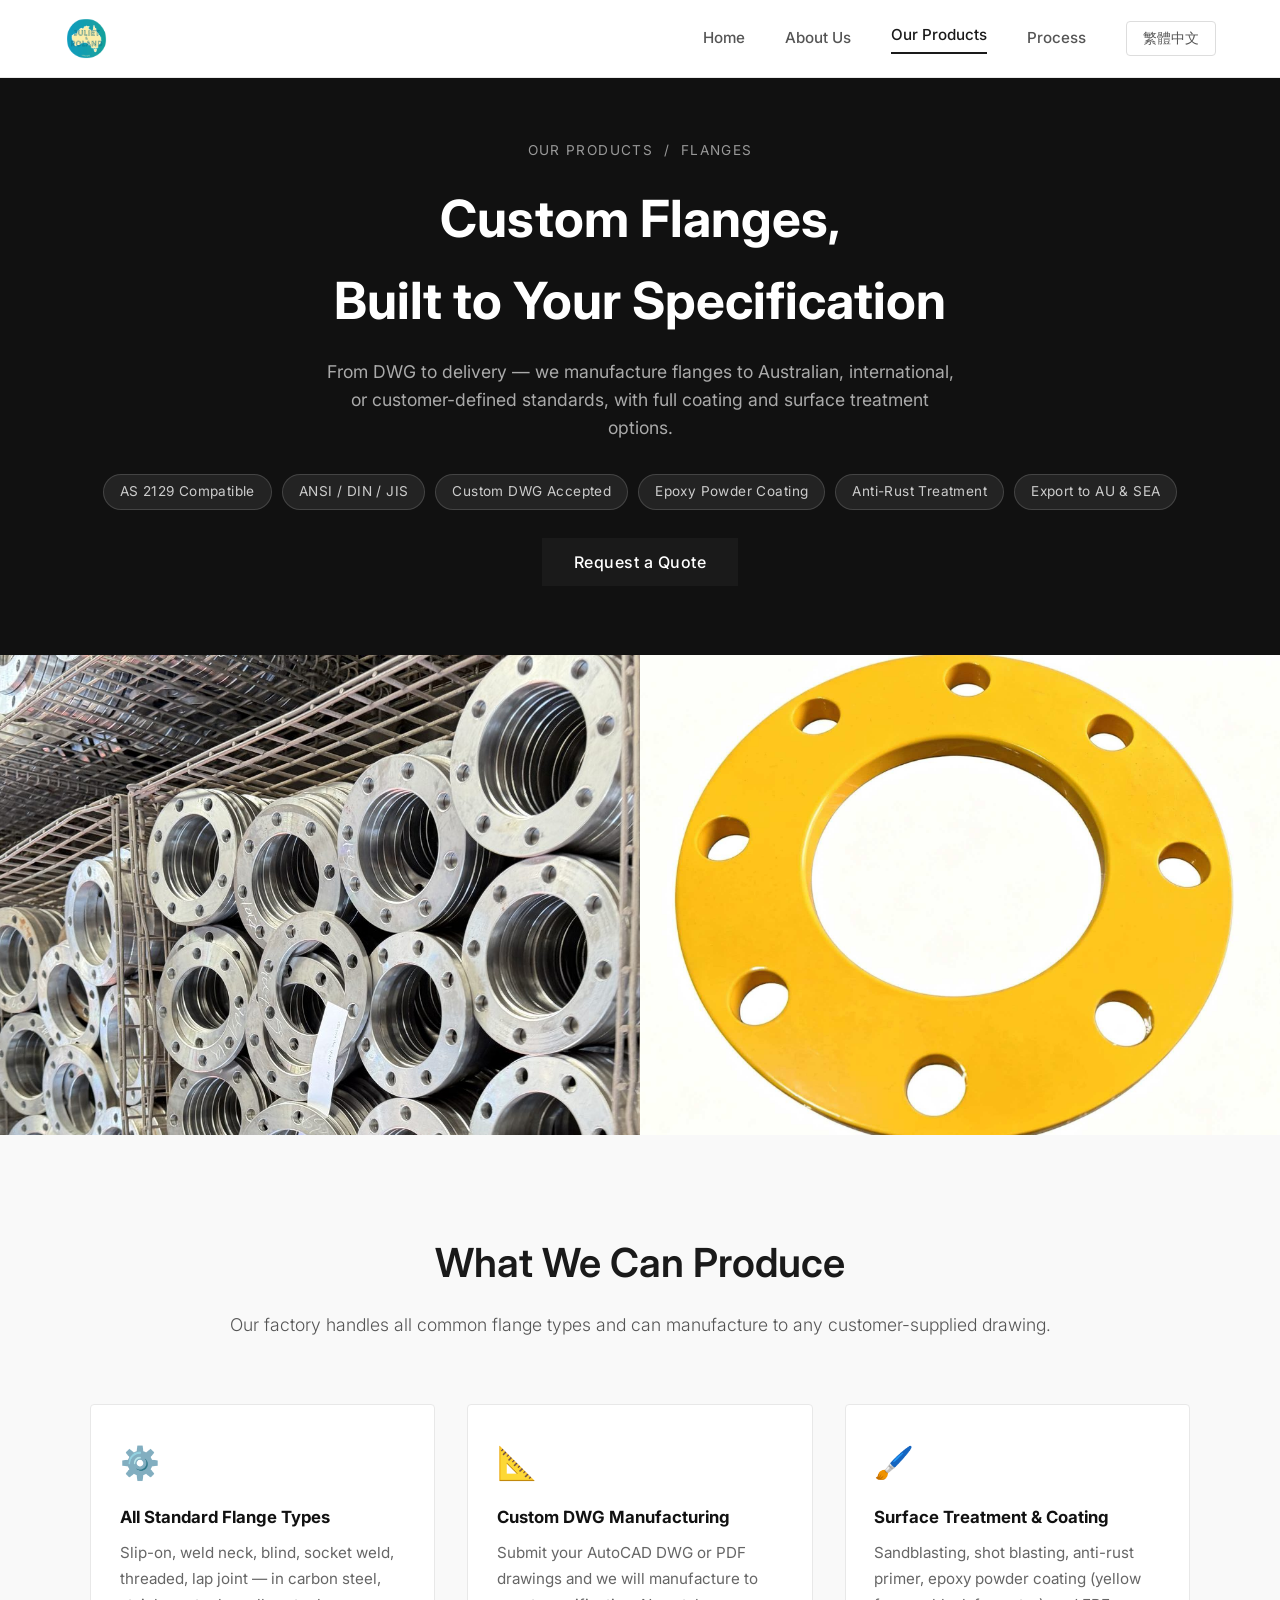
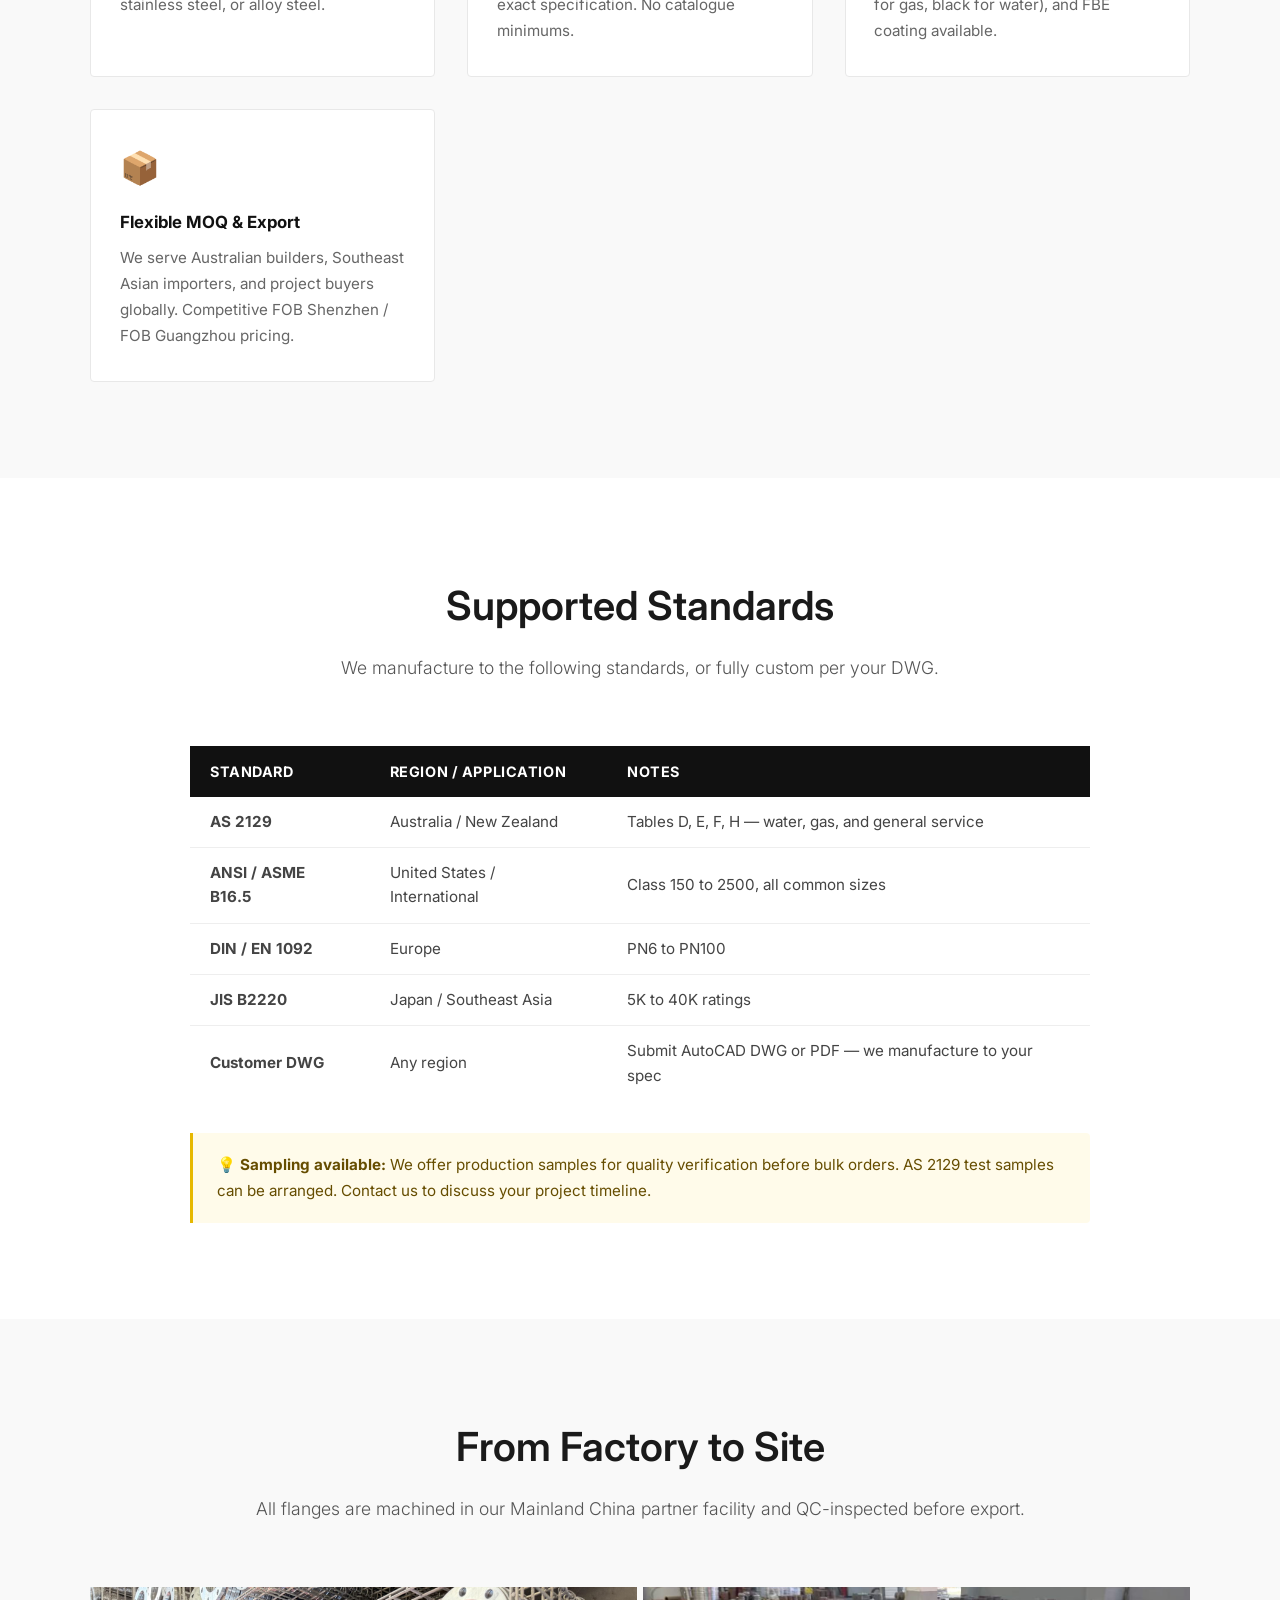
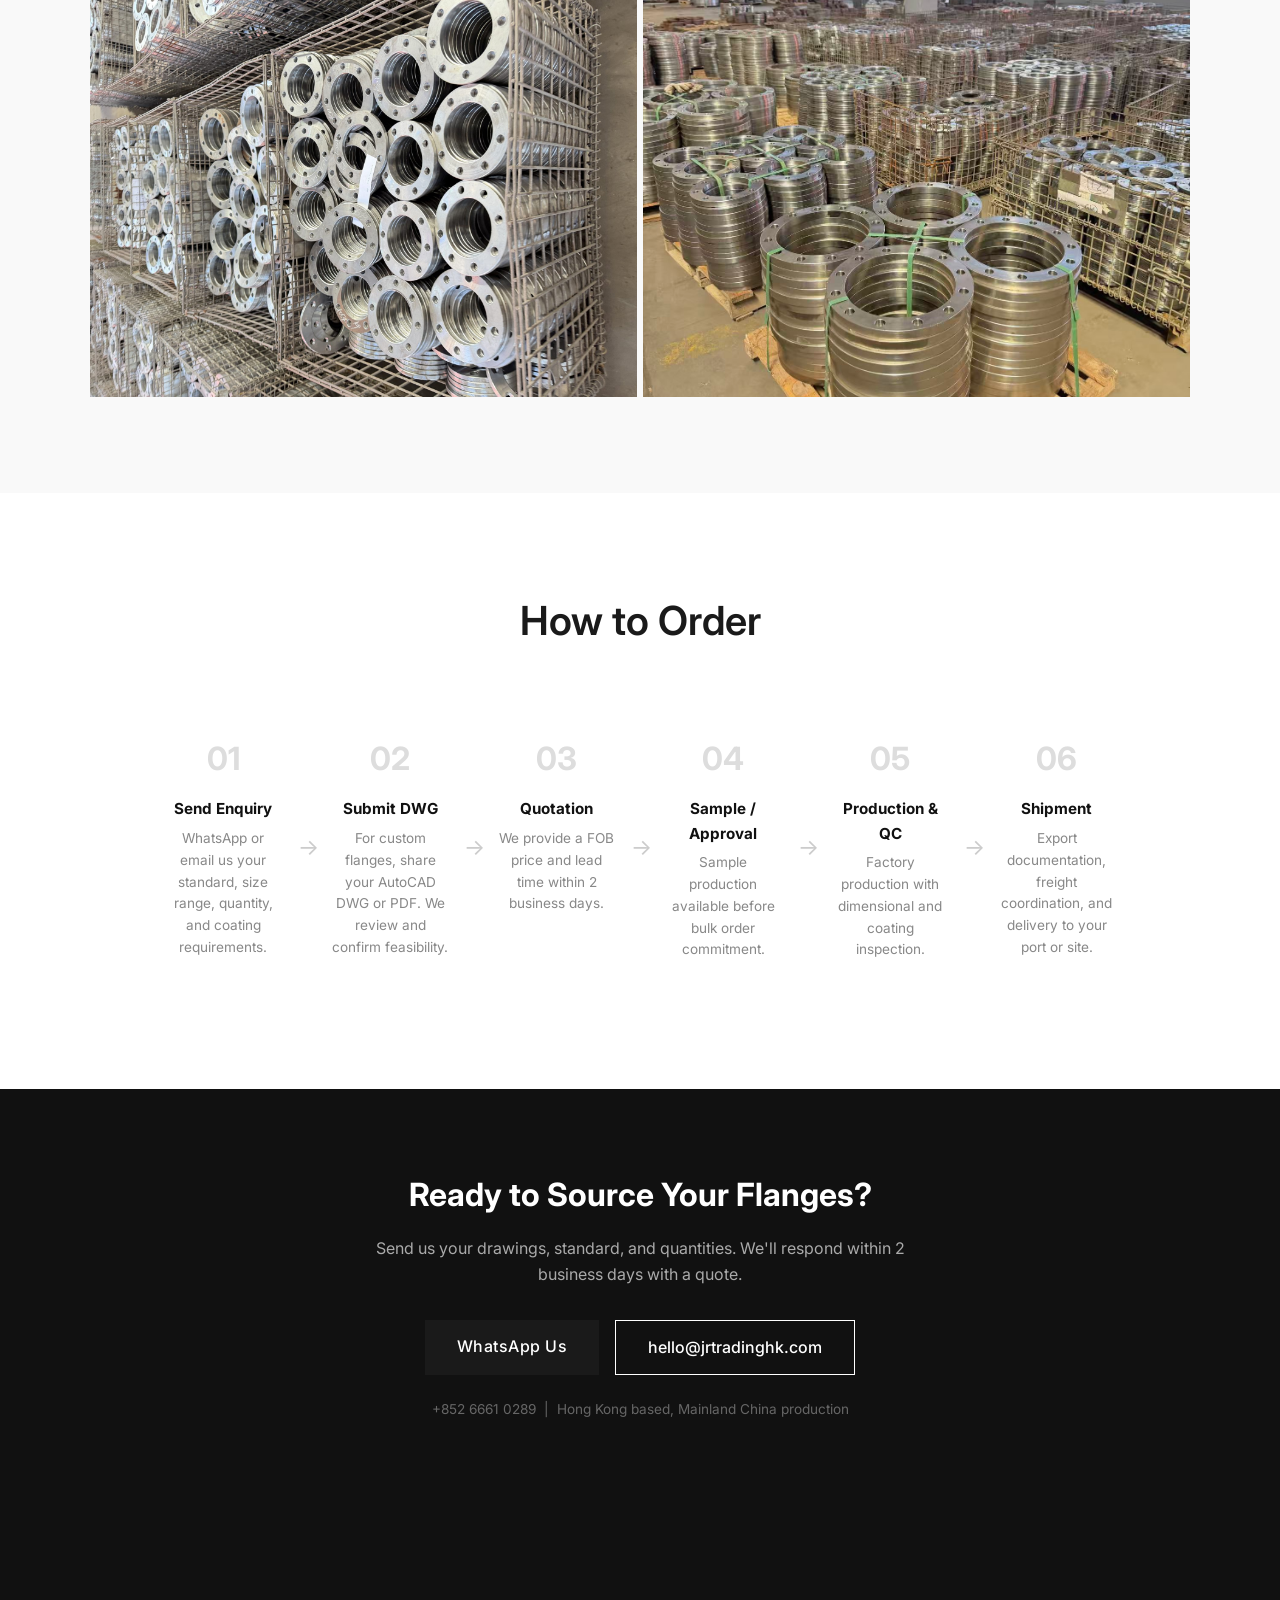
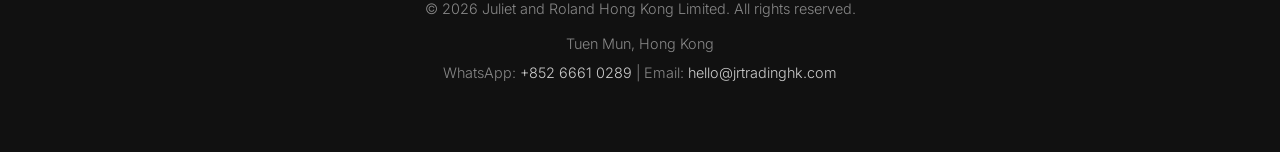
<file: products-flanges.html>
<!DOCTYPE html>
<html lang="en">
<head>
    <meta charset="UTF-8">
    <meta name="viewport" content="width=device-width, initial-scale=1.0">
    <title>Custom Flanges to AS 2129, ANSI, DIN &amp; JIS | Juliet &amp; Roland HK</title>
    <link rel="stylesheet" href="assets/css/style.css">
    <meta name="description" content="Custom flanges made to AS 2129, ANSI B16.5, DIN/EN 1092, JIS B2220 or your DWG. Epoxy coating, anti-rust treatment, QC inspection, FOB Shenzhen/Guangzhou." />
    <link rel="icon" type="image/png" href="/assets/images/logo.png" />
    <link rel="canonical" href="https://jrtradinghk.com/products-flanges.html" />
    <!-- hreflang: repeated on both language versions of each page -->
    <link rel="alternate" hreflang="en" href="https://jrtradinghk.com/products-flanges.html" />
    <link rel="alternate" hreflang="zh-HK" href="https://jrtradinghk.com/zh-hk/products-flanges.html" />
    <link rel="alternate" hreflang="x-default" href="https://jrtradinghk.com/products-flanges.html" />
    <!-- Open Graph / Twitter link previews -->
    <meta property="og:type" content="website" />
    <meta property="og:site_name" content="Juliet and Roland Hong Kong Limited" />
    <meta property="og:locale" content="en_AU" />
    <meta property="og:title" content="Custom Flanges to AS 2129, ANSI, DIN &amp; JIS | Juliet &amp; Roland HK" />
    <meta property="og:description" content="Custom flanges made to AS 2129, ANSI B16.5, DIN/EN 1092, JIS B2220 or your DWG. Epoxy coating, anti-rust treatment, QC inspection, FOB Shenzhen/Guangzhou." />
    <meta property="og:url" content="https://jrtradinghk.com/products-flanges.html" />
    <meta property="og:image" content="https://jrtradinghk.com/assets/images/flanges-finished-2.jpg" />
    <meta name="twitter:card" content="summary_large_image" />
    <style>
        /* ── Page-specific additions ── */
        .flange-hero {
            background: #111;
            padding: 140px 2rem 80px;
            text-align: center;
        }
        .flange-hero h1 {
            font-size: clamp(2rem, 5vw, 3.2rem);
            color: #fff;
            margin-bottom: 1rem;
        }
        .flange-hero p {
            color: #aaa;
            font-size: 1.1rem;
            max-width: 640px;
            margin: 0 auto 2rem;
        }
        .hero-badges {
            display: flex;
            flex-wrap: wrap;
            gap: 10px;
            justify-content: center;
            margin-bottom: 2.5rem;
        }
        .badge {
            background: rgba(255,255,255,0.08);
            border: 1px solid rgba(255,255,255,0.15);
            color: #ccc;
            padding: 6px 16px;
            border-radius: 20px;
            font-size: 0.85rem;
            letter-spacing: 0.03em;
        }

        /* ── Hero product image strip ── */
        .product-showcase {
            display: grid;
            grid-template-columns: 1fr 1fr;
            gap: 0;
            max-height: 480px;
            overflow: hidden;
        }
        .product-showcase img {
            width: 100%;
            height: 100%;
            object-fit: cover;
            display: block;
            transition: transform 0.5s ease;
        }
        .product-showcase img:hover { transform: scale(1.03); }
        .showcase-main { grid-row: span 2; }

        /* ── Capability section ── */
        .capability-grid {
            display: grid;
            grid-template-columns: repeat(auto-fit, minmax(260px, 1fr));
            gap: 2rem;
            max-width: 1100px;
            margin: 0 auto;
        }
        .cap-card {
            background: #fff;
            border: 1px solid #e8e8e8;
            border-radius: 4px;
            padding: 2rem 1.8rem;
        }
        .cap-card .icon {
            font-size: 2rem;
            margin-bottom: 1rem;
            display: block;
        }
        .cap-card h3 {
            font-size: 1.05rem;
            margin-bottom: 0.6rem;
            color: #111;
        }
        .cap-card p {
            color: #666;
            font-size: 0.95rem;
            line-height: 1.7;
            margin: 0;
        }

        /* ── Standards table ── */
        .standards-table {
            width: 100%;
            max-width: 900px;
            margin: 0 auto;
            border-collapse: collapse;
        }
        .standards-table th {
            background: #111;
            color: #fff;
            padding: 14px 20px;
            text-align: left;
            font-size: 0.9rem;
            letter-spacing: 0.04em;
            text-transform: uppercase;
        }
        .standards-table td {
            padding: 13px 20px;
            font-size: 0.95rem;
            color: #444;
            border-bottom: 1px solid #eee;
        }
        .standards-table tr:last-child td { border-bottom: none; }
        .standards-table tr:hover td { background: #f9f9f9; }

        /* ── Factory gallery ── */
        .factory-gallery {
            display: grid;
            grid-template-columns: repeat(3, 1fr);
            gap: 6px;
        }
        .factory-gallery img {
            width: 100%;
            aspect-ratio: 4/3;
            object-fit: cover;
            display: block;
        }
        .factory-gallery img:first-child {
            grid-column: span 2;
            aspect-ratio: 16/9;
        }

        /* ── Process steps ── */
        .process-steps {
            display: flex;
            flex-wrap: wrap;
            gap: 0;
            max-width: 1000px;
            margin: 0 auto;
            counter-reset: step;
        }
        .step {
            flex: 1;
            min-width: 160px;
            padding: 2rem 1.5rem;
            position: relative;
            text-align: center;
        }
        .step::before {
            counter-increment: step;
            content: counter(step, decimal-leading-zero);
            display: block;
            font-size: 2rem;
            font-weight: 700;
            color: #ddd;
            margin-bottom: 0.8rem;
        }
        .step h4 { font-size: 0.95rem; color: #111; margin-bottom: 0.4rem; }
        .step p { font-size: 0.85rem; color: #888; margin: 0; line-height: 1.6; }
        .step:not(:last-child)::after {
            content: '→';
            position: absolute;
            right: -12px;
            top: 50%;
            transform: translateY(-50%);
            color: #ccc;
            font-size: 1.4rem;
        }

        /* ── CTA band ── */
        .cta-band {
            background: #111;
            padding: 5rem 2rem;
            text-align: center;
        }
        .cta-band h2 { color: #fff; font-size: 2rem; margin-bottom: 1rem; }
        .cta-band p { color: #aaa; margin-bottom: 2rem; max-width: 560px; margin-left: auto; margin-right: auto; }
        .cta-buttons { display: flex; gap: 16px; justify-content: center; flex-wrap: wrap; }

        /* ── Note box ── */
        .note-box {
            background: #fffbea;
            border-left: 3px solid #e6b800;
            padding: 1.2rem 1.5rem;
            border-radius: 0 4px 4px 0;
            max-width: 900px;
            margin: 2rem auto 0;
            color: #664d00;
            font-size: 0.95rem;
            line-height: 1.7;
        }

        @media (max-width: 700px) {
            .product-showcase { grid-template-columns: 1fr; max-height: none; }
            .showcase-main { grid-row: span 1; }
            .step:not(:last-child)::after { display: none; }
            .factory-gallery { grid-template-columns: 1fr 1fr; }
            .factory-gallery img:first-child { grid-column: span 2; }
        }
    </style>
</head>
<body>

    <header>
        <a href="./" class="logo"><img src="assets/images/logo.png" alt="Juliet &amp; Roland Hong Kong logo"></a>
        <div class="hamburger" role="button" aria-label="Menu" onclick="document.getElementById('navLinks').classList.toggle('active')">
            <span></span><span></span><span></span>
        </div>
        <nav class="nav-links" id="navLinks">
            <a href="./">Home</a>
            <a href="about-us.html">About Us</a>
            <a href="products.html" class="active">Our Products</a>
            <a href="process.html">Process</a>
            <a href="zh-hk/products-flanges.html" class="lang-btn">繁體中文</a>
        </nav>
    </header>

    <!-- HERO -->
    <section class="flange-hero">
        <p style="color:#999; font-size:0.85rem; letter-spacing:0.1em; text-transform:uppercase; margin-bottom:1rem;">
            <a href="products.html" style="color:#999; text-decoration:none;">Our Products</a> &nbsp;/&nbsp; Flanges
        </p>
        <h1>Custom Flanges,<br>Built to Your Specification</h1>
        <p>From DWG to delivery — we manufacture flanges to Australian, international, or customer-defined standards, with full coating and surface treatment options.</p>
        <div class="hero-badges">
            <span class="badge">AS 2129 Compatible</span>
            <span class="badge">ANSI / DIN / JIS</span>
            <span class="badge">Custom DWG Accepted</span>
            <span class="badge">Epoxy Powder Coating</span>
            <span class="badge">Anti-Rust Treatment</span>
            <span class="badge">Export to AU &amp; SEA</span>
        </div>
        <a href="https://wa.me/85266610289" class="btn-solid" target="_blank" rel="noopener">Request a Quote</a>
    </section>

    <!-- PRODUCT IMAGES -->
    <div class="product-showcase">
        <div class="showcase-main">
            <img src="assets/images/flanges-factory-1.jpg" alt="Stainless steel flanges in production crates">
        </div>
        <img src="assets/images/flanges-finished-1.jpg" alt="Yellow epoxy coated flange finished product">
        <img src="assets/images/flanges-finished-2.jpg" alt="Yellow epoxy coated flange close up">
    </div>

    <!-- CAPABILITIES -->
    <section class="section section-bg">
        <div class="text-center" style="margin-bottom: 3rem;">
            <h2 class="title">What We Can Produce</h2>
            <p class="subtitle">Our factory handles all common flange types and can manufacture to any customer-supplied drawing.</p>
        </div>
        <div class="capability-grid">
            <div class="cap-card">
                <span class="icon">⚙️</span>
                <h3>All Standard Flange Types</h3>
                <p>Slip-on, weld neck, blind, socket weld, threaded, lap joint — in carbon steel, stainless steel, or alloy steel.</p>
            </div>
            <div class="cap-card">
                <span class="icon">📐</span>
                <h3>Custom DWG Manufacturing</h3>
                <p>Submit your AutoCAD DWG or PDF drawings and we will manufacture to exact specification. No catalogue minimums.</p>
            </div>
            <div class="cap-card">
                <span class="icon">🖌️</span>
                <h3>Surface Treatment & Coating</h3>
                <p>Sandblasting, shot blasting, anti-rust primer, epoxy powder coating (yellow for gas, black for water), and FBE coating available.</p>
            </div>
            <div class="cap-card">
                <span class="icon">📦</span>
                <h3>Flexible MOQ & Export</h3>
                <p>We serve Australian builders, Southeast Asian importers, and project buyers globally. Competitive FOB Shenzhen / FOB Guangzhou pricing.</p>
            </div>
        </div>
    </section>

    <!-- STANDARDS TABLE -->
    <section class="section">
        <div class="text-center" style="margin-bottom: 2.5rem;">
            <h2 class="title">Supported Standards</h2>
            <p class="subtitle">We manufacture to the following standards, or fully custom per your DWG.</p>
        </div>
        <table class="standards-table">
            <thead>
                <tr>
                    <th>Standard</th>
                    <th>Region / Application</th>
                    <th>Notes</th>
                </tr>
            </thead>
            <tbody>
                <tr>
                    <td><strong>AS 2129</strong></td>
                    <td>Australia / New Zealand</td>
                    <td>Tables D, E, F, H — water, gas, and general service</td>
                </tr>
                <tr>
                    <td><strong>ANSI / ASME B16.5</strong></td>
                    <td>United States / International</td>
                    <td>Class 150 to 2500, all common sizes</td>
                </tr>
                <tr>
                    <td><strong>DIN / EN 1092</strong></td>
                    <td>Europe</td>
                    <td>PN6 to PN100</td>
                </tr>
                <tr>
                    <td><strong>JIS B2220</strong></td>
                    <td>Japan / Southeast Asia</td>
                    <td>5K to 40K ratings</td>
                </tr>
                <tr>
                    <td><strong>Customer DWG</strong></td>
                    <td>Any region</td>
                    <td>Submit AutoCAD DWG or PDF — we manufacture to your spec</td>
                </tr>
            </tbody>
        </table>
        <div class="note-box">
            💡 <strong>Sampling available:</strong> We offer production samples for quality verification before bulk orders. AS 2129 test samples can be arranged. Contact us to discuss your project timeline.
        </div>
    </section>

    <!-- FACTORY GALLERY -->
    <section class="section section-bg">
        <div class="text-center" style="margin-bottom: 2.5rem;">
            <h2 class="title">From Factory to Site</h2>
            <p class="subtitle">All flanges are machined in our Mainland China partner facility and QC-inspected before export.</p>
        </div>
        <div style="display:grid; grid-template-columns:1fr 1fr; gap:6px; max-width:1100px; margin:0 auto;">
            <img src="assets/images/flanges-factory-1.jpg" alt="Large batch of machined flanges in wire crates" style="width:100%; aspect-ratio:4/3; object-fit:cover; display:block;" loading="lazy" decoding="async">
            <img src="assets/images/flanges-factory-2.jpg" alt="Stacked flanges awaiting coating" style="width:100%; aspect-ratio:4/3; object-fit:cover; display:block;" loading="lazy" decoding="async">
        </div>
    </section>

    <!-- ORDER PROCESS -->
    <section class="section">
        <div class="text-center" style="margin-bottom: 3rem;">
            <h2 class="title">How to Order</h2>
        </div>
        <div class="process-steps">
            <div class="step">
                <h4>Send Enquiry</h4>
                <p>WhatsApp or email us your standard, size range, quantity, and coating requirements.</p>
            </div>
            <div class="step">
                <h4>Submit DWG</h4>
                <p>For custom flanges, share your AutoCAD DWG or PDF. We review and confirm feasibility.</p>
            </div>
            <div class="step">
                <h4>Quotation</h4>
                <p>We provide a FOB price and lead time within 2 business days.</p>
            </div>
            <div class="step">
                <h4>Sample / Approval</h4>
                <p>Sample production available before bulk order commitment.</p>
            </div>
            <div class="step">
                <h4>Production & QC</h4>
                <p>Factory production with dimensional and coating inspection.</p>
            </div>
            <div class="step">
                <h4>Shipment</h4>
                <p>Export documentation, freight coordination, and delivery to your port or site.</p>
            </div>
        </div>
    </section>

    <!-- CTA -->
    <section class="cta-band">
        <h2>Ready to Source Your Flanges?</h2>
        <p>Send us your drawings, standard, and quantities. We'll respond within 2 business days with a quote.</p>
        <div class="cta-buttons">
            <a href="https://wa.me/85266610289" class="btn-solid" target="_blank" rel="noopener">WhatsApp Us</a>
            <a href="mailto:hello@jrtradinghk.com" class="btn-outline" style="color:#fff; border-color:#fff;">hello@jrtradinghk.com</a>
        </div>
        <p style="color:#666; font-size:0.85rem; margin-top:1.5rem;">+852 6661 0289 &nbsp;|&nbsp; Hong Kong based, Mainland China production</p>
    </section>

    <footer>
        <p>&copy; 2026 Juliet and Roland Hong Kong Limited. All rights reserved.</p>
        <p style="margin-top: 10px; line-height: 2;">
            Tuen Mun, Hong Kong<br>
            WhatsApp: <a href="https://wa.me/85266610289" style="color: #ccc; text-decoration: none;">+852 6661 0289</a> |
            Email: <a href="mailto:hello@jrtradinghk.com" style="color: #ccc; text-decoration: none;">hello@jrtradinghk.com</a>
        </p>
    </footer>

</body>
</html>
</file>
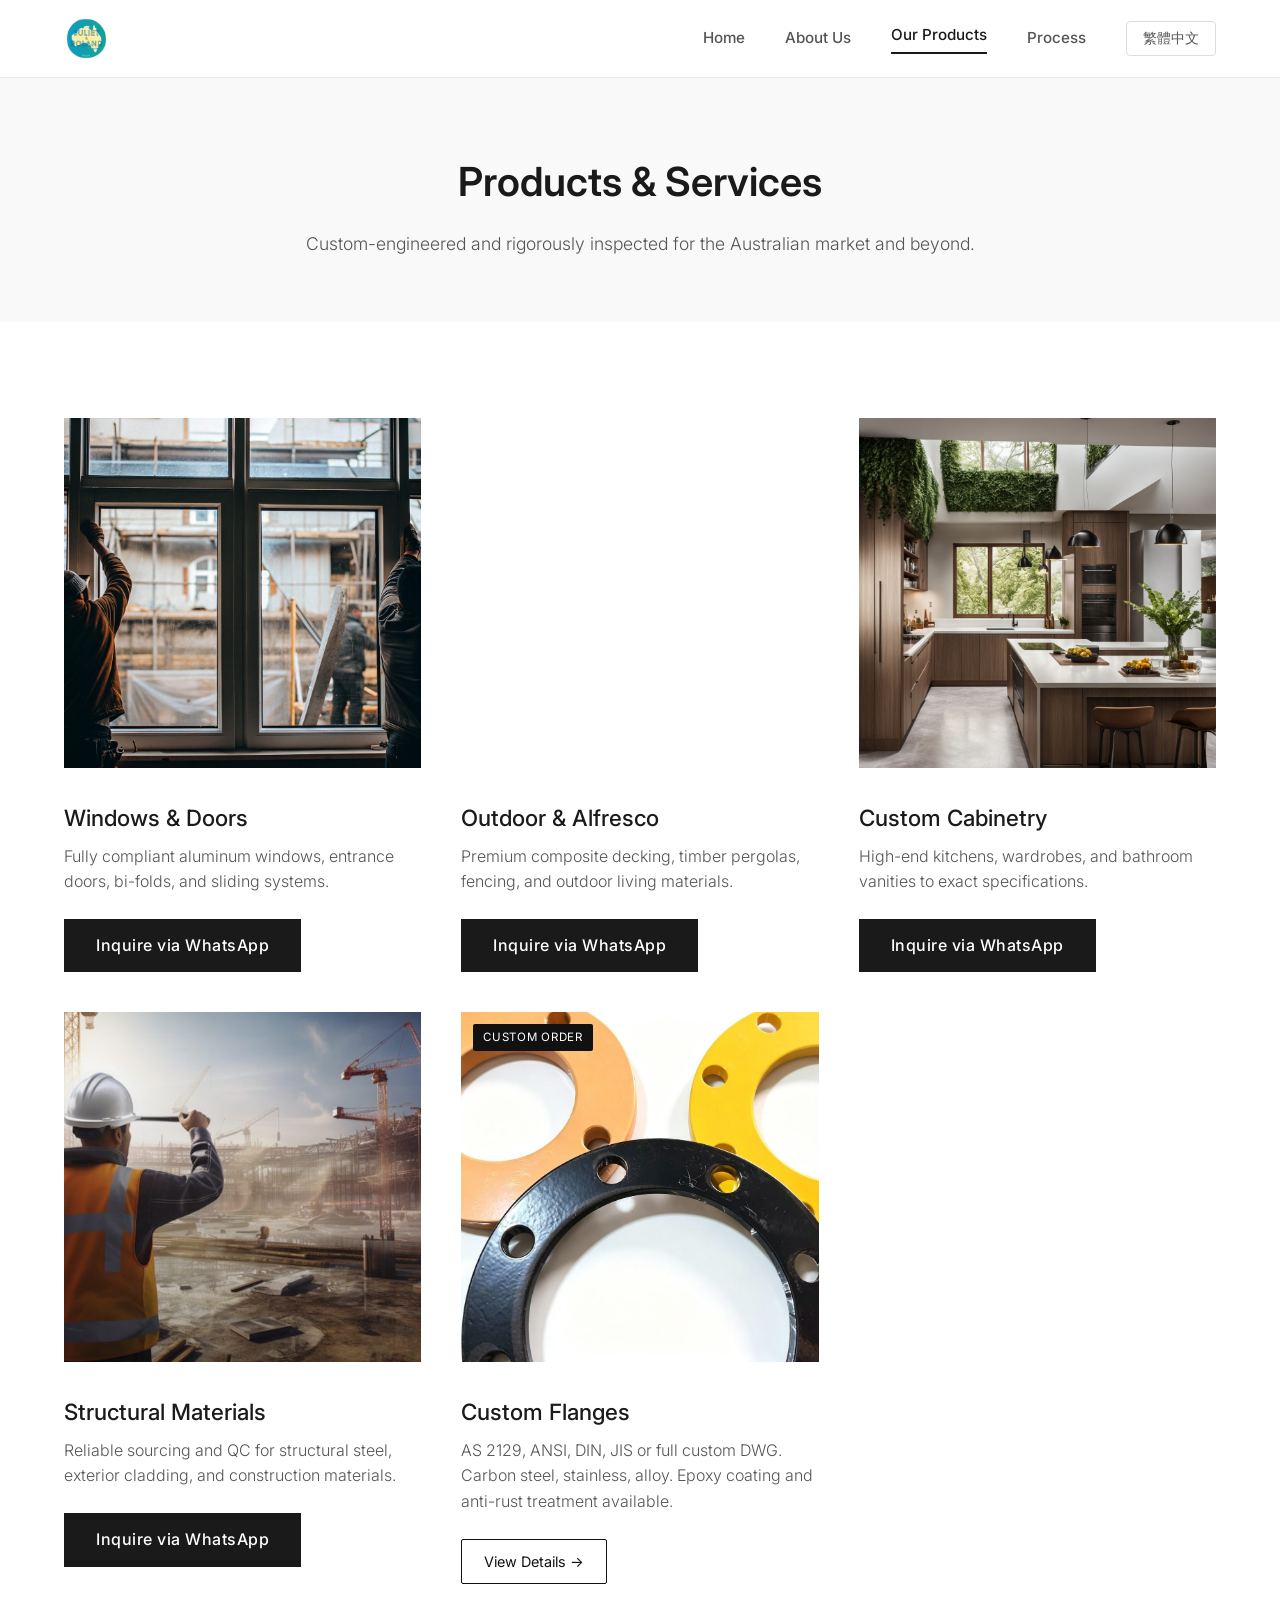
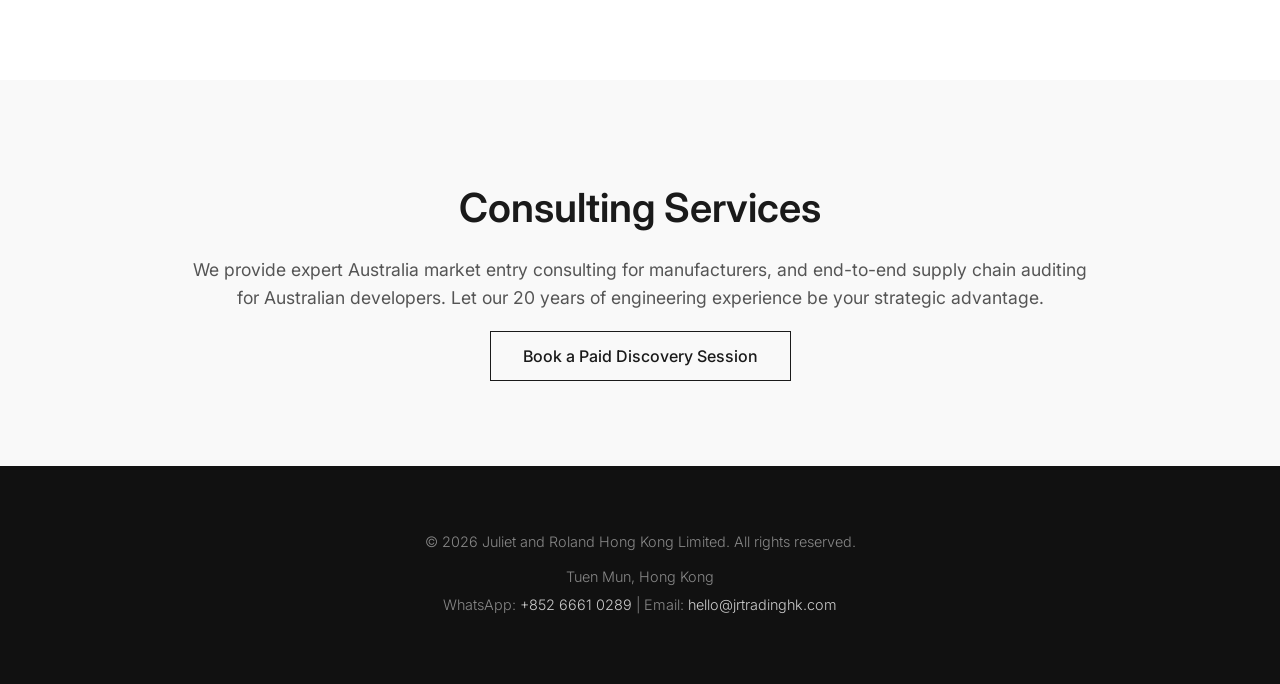
<file: products.html>
<!DOCTYPE html>
<html lang="en">
<head>
    <meta charset="UTF-8">
    <meta name="viewport" content="width=device-width, initial-scale=1.0">
    <title>AS/NZS Building Products &amp; Custom Flanges | Juliet &amp; Roland HK</title>
    <link rel="stylesheet" href="assets/css/style.css">
    <meta name="description" content="AS/NZS-compliant windows and doors, decking, cabinetry, structural materials and custom flanges (AS 2129, ANSI, DIN, JIS) from audited Chinese factories." />
    <link rel="icon" type="image/png" href="/assets/images/logo.png" />
    <link rel="canonical" href="https://jrtradinghk.com/products.html" />
    <!-- hreflang: repeated on both language versions of each page -->
    <link rel="alternate" hreflang="en" href="https://jrtradinghk.com/products.html" />
    <link rel="alternate" hreflang="zh-HK" href="https://jrtradinghk.com/zh-hk/products.html" />
    <link rel="alternate" hreflang="x-default" href="https://jrtradinghk.com/products.html" />
    <!-- Open Graph / Twitter link previews -->
    <meta property="og:type" content="website" />
    <meta property="og:site_name" content="Juliet and Roland Hong Kong Limited" />
    <meta property="og:locale" content="en_AU" />
    <meta property="og:title" content="AS/NZS Building Products &amp; Custom Flanges | Juliet &amp; Roland HK" />
    <meta property="og:description" content="AS/NZS-compliant windows and doors, decking, cabinetry, structural materials and custom flanges (AS 2129, ANSI, DIN, JIS) from audited Chinese factories." />
    <meta property="og:url" content="https://jrtradinghk.com/products.html" />
    <meta property="og:image" content="https://jrtradinghk.com/assets/images/service-consulting.jpg" />
    <meta name="twitter:card" content="summary_large_image" />
    <style>
        /*
         * ── PRODUCT CARD GRID ──────────────────────────────────────────────
         * HOW TO ADD A NEW PRODUCT CATEGORY:
         *
         * 1. Copy one <div class="product-card"> ... </div> block below.
         * 2. Update: img src, h3 title, p description.
         * 3. For a dedicated sub-page: change the <a> href to your new page
         *    (e.g. products-machinery.html) and set data-mode="page".
         * 4. For WhatsApp-only (no sub-page yet): keep data-mode="wa".
         *
         * Card variants:
         *   data-mode="page"  → shows "View Details →" button linking to sub-page
         *   data-mode="wa"    → shows "Inquire via WhatsApp" button
         * ──────────────────────────────────────────────────────────────────
         */

        /* Tag badge on cards that have a sub-page */
        .card-tag {
            position: absolute;
            top: 12px;
            left: 12px;
            background: #111;
            color: #fff;
            font-size: 0.72rem;
            letter-spacing: 0.06em;
            text-transform: uppercase;
            padding: 4px 10px;
            border-radius: 2px;
            z-index: 1;
        }
        .product-card { position: relative; cursor: default; }

        /* Sub-page link button style */
        .btn-page {
            display: inline-block;
            background: transparent;
            border: 1.5px solid #111;
            color: #111;
            padding: 10px 22px;
            font-size: 0.9rem;
            text-decoration: none;
            border-radius: 2px;
            transition: background 0.2s, color 0.2s;
        }
        .btn-page:hover { background: #111; color: #fff; }
    </style>
</head>
<body>
    <header>
        <a href="./" class="logo"><img src="assets/images/logo.png" alt="Juliet &amp; Roland Hong Kong logo"></a>
        <div class="hamburger" role="button" aria-label="Menu" onclick="document.getElementById('navLinks').classList.toggle('active')">
            <span></span><span></span><span></span>
        </div>
        <nav class="nav-links" id="navLinks">
            <a href="./">Home</a>
            <a href="about-us.html">About Us</a>
            <a href="products.html" class="active">Our Products</a>
            <a href="process.html">Process</a>
            <a href="zh-hk/products.html" class="lang-btn">繁體中文</a>
        </nav>
    </header>

    <section class="section section-bg text-center" style="padding-top: 150px; padding-bottom: 4rem;">
        <h1 class="title">Products & Services</h1>
        <p class="subtitle" style="margin-bottom: 0;">Custom-engineered and rigorously inspected for the Australian market and beyond.</p>
    </section>

    <section class="section">
        <div class="grid-3">

            <!-- ═══════════════════════════════════════════════════════════
                 CARD 1 — Windows & Doors  (WhatsApp only, no sub-page yet)
                 To add a sub-page later: change data-mode to "page" and
                 update the btn href to products-windows.html
            ═══════════════════════════════════════════════════════════ -->
            <div class="product-card" data-mode="wa">
                <div class="img-wrapper"><img src="assets/images/product-windows.jpg" alt="Windows and Doors"></div>
                <h3>Windows & Doors</h3>
                <p style="margin-bottom: 1.5rem;">Fully compliant aluminum windows, entrance doors, bi-folds, and sliding systems.</p>
                <a href="https://wa.me/85266610289" class="btn-solid" target="_blank" rel="noopener" style="display: inline-block;">Inquire via WhatsApp</a>
            </div>

            <!-- ═══════════════════════════════════════════════════════════
                 CARD 2 — Outdoor & Alfresco  (video card, WhatsApp only)
            ═══════════════════════════════════════════════════════════ -->
            <div class="product-card" data-mode="wa">
                <div class="img-wrapper">
                    <video autoplay loop muted playsinline preload="metadata">
                        <source src="assets/images/product-outdoor.mp4" type="video/mp4">
                    </video>
                </div>
                <h3>Outdoor & Alfresco</h3>
                <p style="margin-bottom: 1.5rem;">Premium composite decking, timber pergolas, fencing, and outdoor living materials.</p>
                <a href="https://wa.me/85266610289" class="btn-solid" target="_blank" rel="noopener" style="display: inline-block;">Inquire via WhatsApp</a>
            </div>

            <!-- ═══════════════════════════════════════════════════════════
                 CARD 3 — Custom Cabinetry  (WhatsApp only)
            ═══════════════════════════════════════════════════════════ -->
            <div class="product-card" data-mode="wa">
                <div class="img-wrapper"><img src="assets/images/product-cabinets.jpg" alt="Custom Cabinetry"></div>
                <h3>Custom Cabinetry</h3>
                <p style="margin-bottom: 1.5rem;">High-end kitchens, wardrobes, and bathroom vanities to exact specifications.</p>
                <a href="https://wa.me/85266610289" class="btn-solid" target="_blank" rel="noopener" style="display: inline-block;">Inquire via WhatsApp</a>
            </div>

            <!-- ═══════════════════════════════════════════════════════════
                 CARD 4 — Structural Materials  (WhatsApp only)
            ═══════════════════════════════════════════════════════════ -->
            <div class="product-card" data-mode="wa">
                <div class="img-wrapper"><img src="assets/images/product-steel.jpg" alt="Building Materials"></div>
                <h3>Structural Materials</h3>
                <p style="margin-bottom: 1.5rem;">Reliable sourcing and QC for structural steel, exterior cladding, and construction materials.</p>
                <a href="https://wa.me/85266610289" class="btn-solid" target="_blank" rel="noopener" style="display: inline-block;">Inquire via WhatsApp</a>
            </div>

            <!-- ═══════════════════════════════════════════════════════════
                 CARD 5 — Flanges  ✅ HAS SUB-PAGE
                 data-mode="page" shows the "View Details" style button
            ═══════════════════════════════════════════════════════════ -->
            <div class="product-card" data-mode="page">
                <span class="card-tag">Custom Order</span>
                <div class="img-wrapper"><img src="assets/images/flanges-finished-2.jpg" alt="Custom Flanges — yellow epoxy coated" loading="lazy" decoding="async"></div>
                <h3>Custom Flanges</h3>
                <p style="margin-bottom: 1.5rem;">AS 2129, ANSI, DIN, JIS or full custom DWG. Carbon steel, stainless, alloy. Epoxy coating and anti-rust treatment available.</p>
                <a href="products-flanges.html" class="btn-page">View Details →</a>
            </div>

            <!-- ═══════════════════════════════════════════════════════════
                 ADD NEW PRODUCT HERE — copy this block, fill in details
                 Set data-mode="wa" for WhatsApp, or "page" for sub-page

            <div class="product-card" data-mode="page">
                <span class="card-tag">New</span>
                <div class="img-wrapper"><img src="assets/images/product-YOURPRODUCT.jpg" alt="Product name" loading="lazy" decoding="async"></div>
                <h3>Product Name</h3>
                <p style="margin-bottom: 1.5rem;">Short description of what you offer.</p>
                <a href="products-YOURPRODUCT.html" class="btn-page">View Details →</a>
            </div>

            ═══════════════════════════════════════════════════════════ -->

        </div>
    </section>

    <section class="section section-bg">
        <div style="max-width: 900px; margin: 0 auto; text-align: center;">
            <h2 class="title">Consulting Services</h2>
            <p style="color: var(--text-light); margin-bottom: 2rem; font-size: 1.1rem;">We provide expert Australia market entry consulting for manufacturers, and end-to-end supply chain auditing for Australian developers. Let our 20 years of engineering experience be your strategic advantage.</p>
            <a href="https://buy.stripe.com/fZu7sNeDw2KDbd13CS04800" class="btn-outline" target="_blank" rel="noopener" style="color: var(--text-dark); border-color: var(--text-dark);">Book a Paid Discovery Session</a>
        </div>
    </section>

    <footer>
        <p>&copy; 2026 Juliet and Roland Hong Kong Limited. All rights reserved.</p>
        <p style="margin-top: 10px; line-height: 2;">
            Tuen Mun, Hong Kong<br>
            WhatsApp: <a href="https://wa.me/85266610289" style="color: #ccc; text-decoration: none;">+852 6661 0289</a> |
            Email: <a href="mailto:hello@jrtradinghk.com" style="color: #ccc; text-decoration: none;">hello@jrtradinghk.com</a>
        </p>
    </footer>
</body>
</html>
</file>
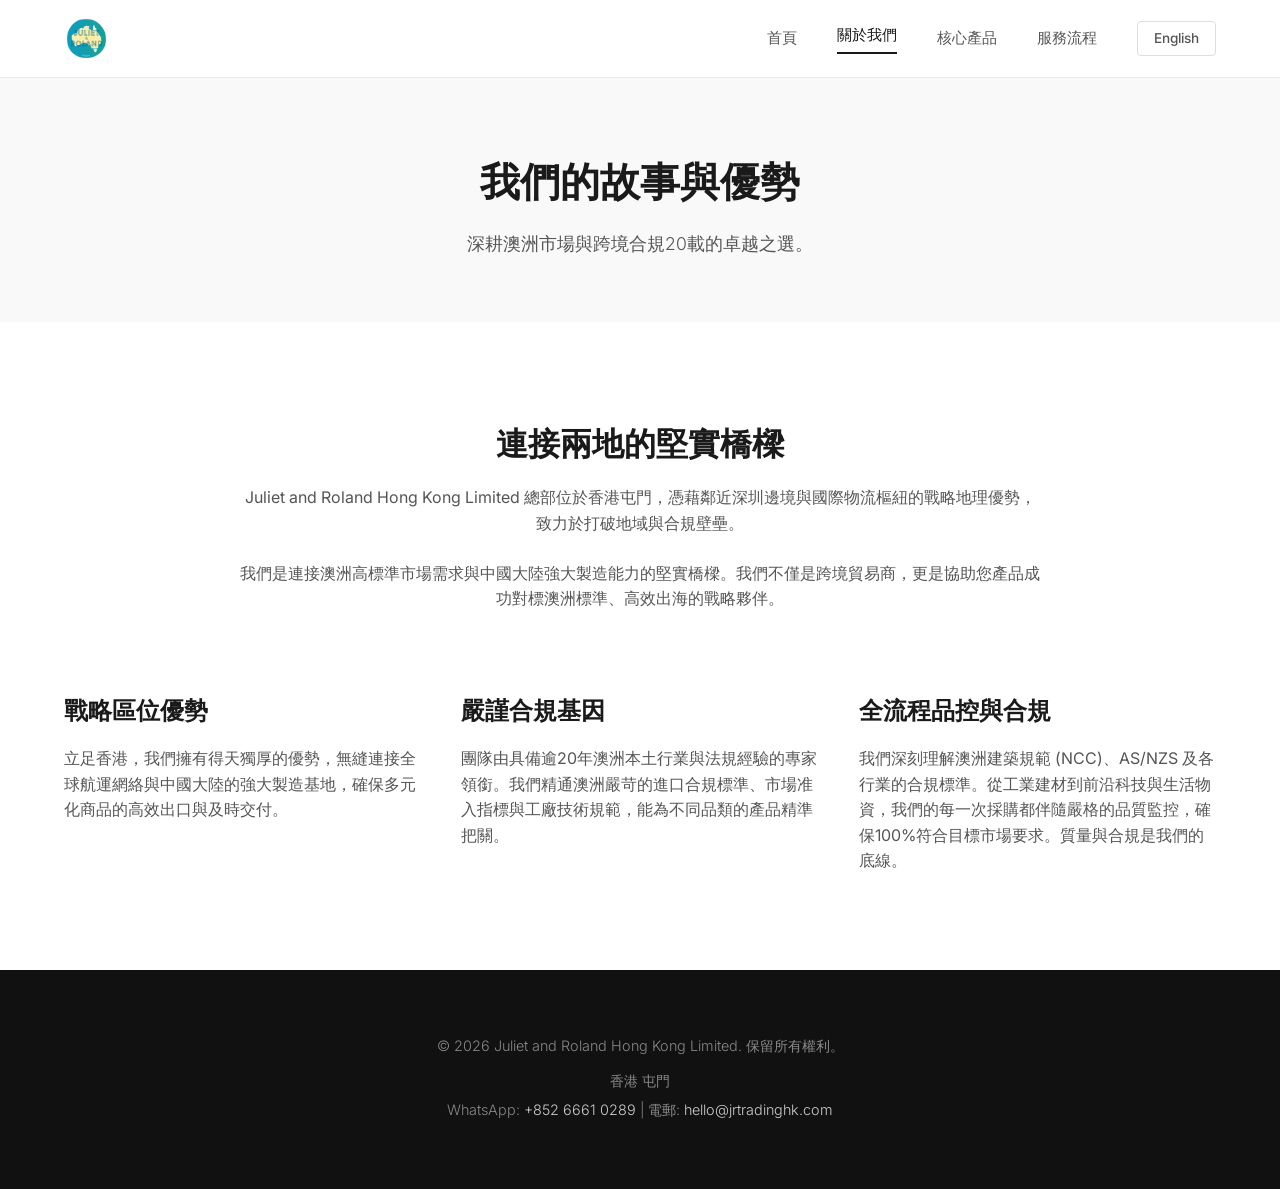
<file: zh-hk/about-us.html>
<!DOCTYPE html>
<html lang="zh-HK">
<head>
    <meta charset="UTF-8">
    <meta name="viewport" content="width=device-width, initial-scale=1.0">
    <title>關於我們｜20年澳洲合規經驗｜Juliet &amp; Roland HK</title>
    <link rel="stylesheet" href="../assets/css/style.css">
    <meta name="description" content="總部位於香港屯門，團隊擁有逾20年澳洲監管環境經驗，熟悉 NCC 與 AS/NZS 標準，連接澳洲市場要求與中國內地製造實力。" />
    <link rel="icon" type="image/png" href="/assets/images/logo.png" />
    <link rel="canonical" href="https://jrtradinghk.com/zh-hk/about-us.html" />
    <!-- hreflang: repeated on both language versions of each page -->
    <link rel="alternate" hreflang="en" href="https://jrtradinghk.com/about-us.html" />
    <link rel="alternate" hreflang="zh-HK" href="https://jrtradinghk.com/zh-hk/about-us.html" />
    <link rel="alternate" hreflang="x-default" href="https://jrtradinghk.com/about-us.html" />
    <!-- Open Graph / Twitter link previews -->
    <meta property="og:type" content="website" />
    <meta property="og:site_name" content="Juliet and Roland Hong Kong Limited" />
    <meta property="og:locale" content="zh_HK" />
    <meta property="og:title" content="關於我們｜20年澳洲合規經驗｜Juliet &amp; Roland HK" />
    <meta property="og:description" content="總部位於香港屯門，團隊擁有逾20年澳洲監管環境經驗，熟悉 NCC 與 AS/NZS 標準，連接澳洲市場要求與中國內地製造實力。" />
    <meta property="og:url" content="https://jrtradinghk.com/zh-hk/about-us.html" />
    <meta property="og:image" content="https://jrtradinghk.com/assets/images/service-consulting.jpg" />
    <meta name="twitter:card" content="summary_large_image" />
</head>
<body>
    <header>
        <a href="./" class="logo"><img src="../assets/images/logo.png" alt="Juliet &amp; Roland Hong Kong logo"></a>
        <div class="hamburger" role="button" aria-label="Menu" onclick="document.getElementById('navLinks').classList.toggle('active')">
            <span></span><span></span><span></span>
        </div>
        <nav class="nav-links" id="navLinks">
            <a href="./">首頁</a>
            <a href="about-us.html" class="active">關於我們</a>
            <a href="products.html">核心產品</a>
            <a href="process.html">服務流程</a>
            <a href="../about-us.html" class="lang-btn">English</a>
        </nav>
    </header>

    <section class="section section-bg text-center" style="padding-top: 150px; padding-bottom: 4rem;">
        <h1 class="title">我們的故事與優勢</h1>
        <p class="subtitle" style="margin-bottom: 0;">深耕澳洲市場與跨境合規20載的卓越之選。</p>
    </section>

    <section class="section">
        <div style="max-width: 800px; margin: 0 auto 5rem auto; text-align: center;">
            <h2 class="title" style="font-size: 2rem;">連接兩地的堅實橋樑</h2>
            <p style="color: var(--text-light); margin-bottom: 1.5rem;">Juliet and Roland Hong Kong Limited 總部位於香港屯門，憑藉鄰近深圳邊境與國際物流樞紐的戰略地理優勢，致力於打破地域與合規壁壘。</p>
            <p style="color: var(--text-light);">我們是連接澳洲高標準市場需求與中國大陸強大製造能力的堅實橋樑。我們不僅是跨境貿易商，更是協助您產品成功對標澳洲標準、高效出海的戰略夥伴。
        </div>
        <div class="grid-3">
            <div>
                <h3 style="font-size: 1.5rem; margin-bottom: 1rem;">戰略區位優勢</h3>
                <p style="color: var(--text-light);">立足香港，我們擁有得天獨厚的優勢，無縫連接全球航運網絡與中國大陸的強大製造基地，確保多元化商品的高效出口與及時交付。</p>
            </div>
            <div>
                <h3 style="font-size: 1.5rem; margin-bottom: 1rem;">嚴謹合規基因</h3>
                <p style="color: var(--text-light);">團隊由具備逾20年澳洲本土行業與法規經驗的專家領銜。我們精通澳洲嚴苛的進口合規標準、市場准入指標與工廠技術規範，能為不同品類的產品精準把關。</p>
            </div>
            <div>
                <h3 style="font-size: 1.5rem; margin-bottom: 1rem;">全流程品控與合規</h3>
                <p style="color: var(--text-light);">我們深刻理解澳洲建築規範 (NCC)、AS/NZS 及各行業的合規標準。從工業建材到前沿科技與生活物資，我們的每一次採購都伴隨嚴格的品質監控，確保100%符合目標市場要求。質量與合規是我們的底線。</p>
            </div>
        </div>
    </section>

    <footer>
        <p>&copy; 2026 Juliet and Roland Hong Kong Limited. 保留所有權利。</p>
        <p style="margin-top: 10px; line-height: 2;">
            香港 屯門<br>
            WhatsApp: <a href="https://wa.me/85266610289" style="color: #ccc; text-decoration: none;">+852 6661 0289</a> | 
            電郵: <a href="mailto:hello@jrtradinghk.com" style="color: #ccc; text-decoration: none;">hello@jrtradinghk.com</a>
        </p>
    </footer>
</body>
</html>
</file>
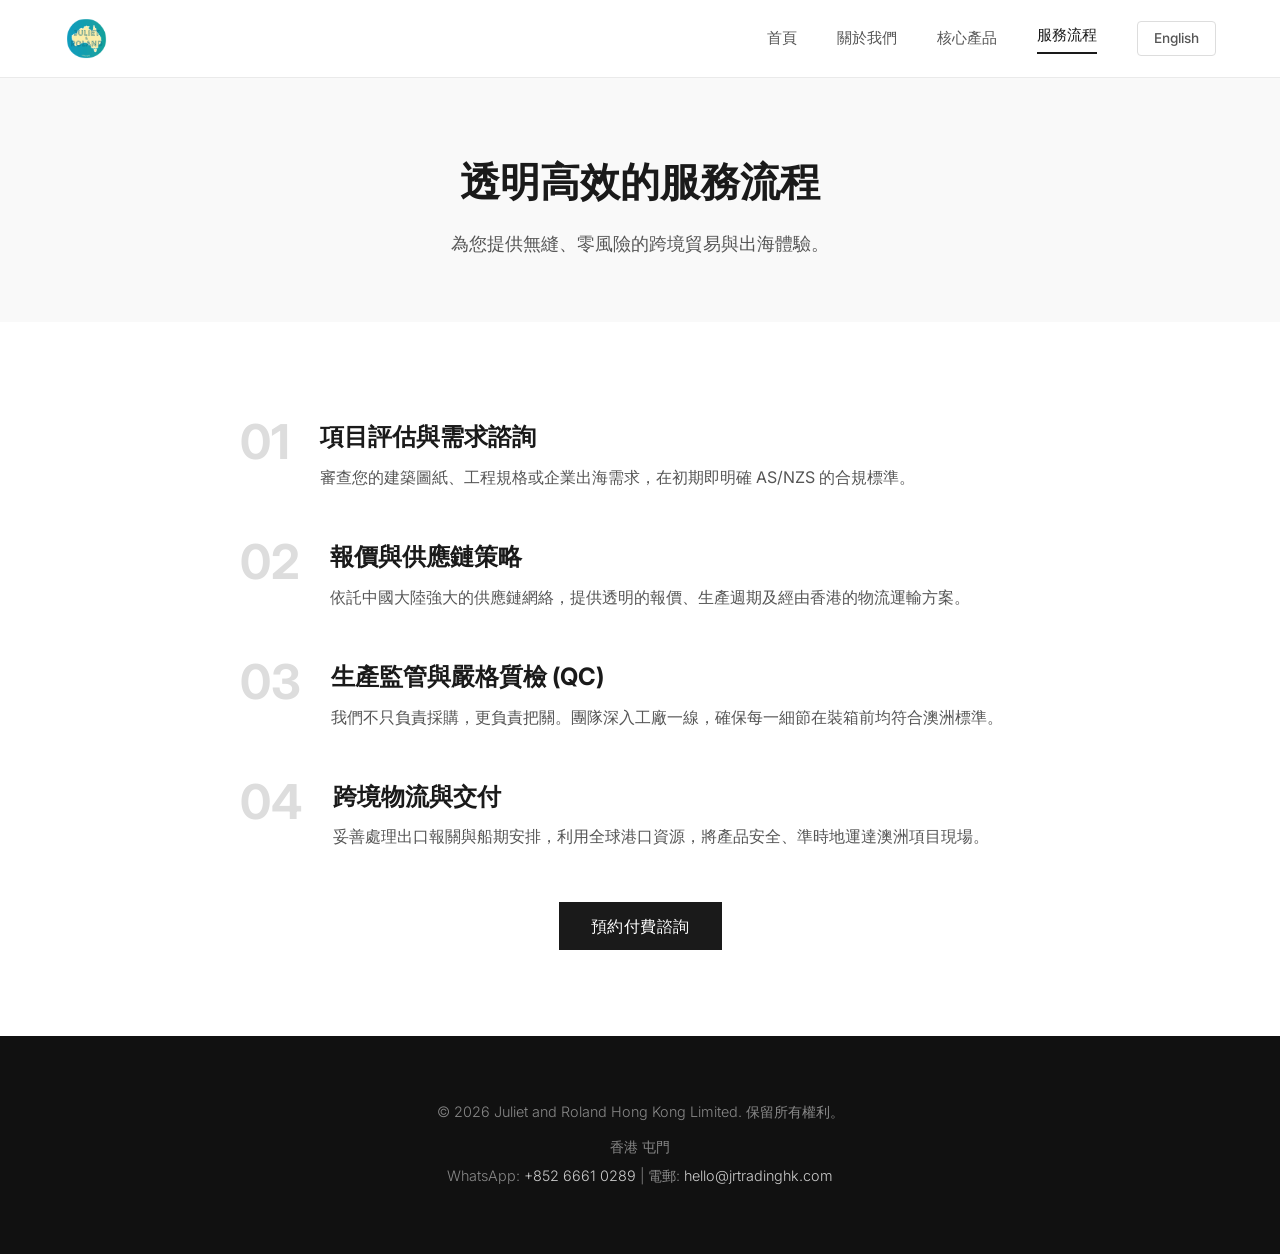
<file: zh-hk/process.html>
<!DOCTYPE html>
<html lang="zh-HK">
<head>
    <meta charset="UTF-8">
    <meta name="viewport" content="width=device-width, initial-scale=1.0">
    <title>服務流程｜從澳標審核到出廠質檢｜Juliet &amp; Roland HK</title>
    <link rel="stylesheet" href="../assets/css/style.css">
    <meta name="description" content="透明高效的服務流程：項目審核與諮詢、內地供應鏈報價採購、工廠生產與嚴格質檢，以及出口文件與物流交付澳洲項目現場。" />
    <link rel="icon" type="image/png" href="/assets/images/logo.png" />
    <link rel="canonical" href="https://jrtradinghk.com/zh-hk/process.html" />
    <!-- hreflang: repeated on both language versions of each page -->
    <link rel="alternate" hreflang="en" href="https://jrtradinghk.com/process.html" />
    <link rel="alternate" hreflang="zh-HK" href="https://jrtradinghk.com/zh-hk/process.html" />
    <link rel="alternate" hreflang="x-default" href="https://jrtradinghk.com/process.html" />
    <!-- Open Graph / Twitter link previews -->
    <meta property="og:type" content="website" />
    <meta property="og:site_name" content="Juliet and Roland Hong Kong Limited" />
    <meta property="og:locale" content="zh_HK" />
    <meta property="og:title" content="服務流程｜從澳標審核到出廠質檢｜Juliet &amp; Roland HK" />
    <meta property="og:description" content="透明高效的服務流程：項目審核與諮詢、內地供應鏈報價採購、工廠生產與嚴格質檢，以及出口文件與物流交付澳洲項目現場。" />
    <meta property="og:url" content="https://jrtradinghk.com/zh-hk/process.html" />
    <meta property="og:image" content="https://jrtradinghk.com/assets/images/service-consulting.jpg" />
    <meta name="twitter:card" content="summary_large_image" />
</head>
<body>
    <header>
        <a href="./" class="logo"><img src="../assets/images/logo.png" alt="Juliet &amp; Roland Hong Kong logo"></a>
        <div class="hamburger" role="button" aria-label="Menu" onclick="document.getElementById('navLinks').classList.toggle('active')">
            <span></span><span></span><span></span>
        </div>
        <nav class="nav-links" id="navLinks">
            <a href="./">首頁</a>
            <a href="about-us.html">關於我們</a>
            <a href="products.html">核心產品</a>
            <a href="process.html" class="active">服務流程</a>
            <a href="../process.html" class="lang-btn">English</a>
        </nav>
    </header>

    <section class="section section-bg text-center" style="padding-top: 150px; padding-bottom: 4rem;">
        <h1 class="title">透明高效的服務流程</h1>
        <p class="subtitle" style="margin-bottom: 0;">為您提供無縫、零風險的跨境貿易與出海體驗。</p>
    </section>

    <section class="section">
        <div style="max-width: 800px; margin: 0 auto;">
            <div style="display: flex; gap: 30px; margin-bottom: 3rem; align-items: flex-start;">
                <div style="font-size: 3rem; font-weight: 700; color: #ddd; line-height: 1;">01</div>
                <div>
                    <h3 style="font-size: 1.5rem; margin-bottom: 0.5rem;">項目評估與需求諮詢</h3>
                    <p style="color: var(--text-light);">審查您的建築圖紙、工程規格或企業出海需求，在初期即明確 AS/NZS 的合規標準。</p>
                </div>
            </div>
            <div style="display: flex; gap: 30px; margin-bottom: 3rem; align-items: flex-start;">
                <div style="font-size: 3rem; font-weight: 700; color: #ddd; line-height: 1;">02</div>
                <div>
                    <h3 style="font-size: 1.5rem; margin-bottom: 0.5rem;">報價與供應鏈策略</h3>
                    <p style="color: var(--text-light);">依託中國大陸強大的供應鏈網絡，提供透明的報價、生產週期及經由香港的物流運輸方案。</p>
                </div>
            </div>
            <div style="display: flex; gap: 30px; margin-bottom: 3rem; align-items: flex-start;">
                <div style="font-size: 3rem; font-weight: 700; color: #ddd; line-height: 1;">03</div>
                <div>
                    <h3 style="font-size: 1.5rem; margin-bottom: 0.5rem;">生產監管與嚴格質檢 (QC)</h3>
                    <p style="color: var(--text-light);">我們不只負責採購，更負責把關。團隊深入工廠一線，確保每一細節在裝箱前均符合澳洲標準。</p>
                </div>
            </div>
            <div style="display: flex; gap: 30px; margin-bottom: 4rem; align-items: flex-start;">
                <div style="font-size: 3rem; font-weight: 700; color: #ddd; line-height: 1;">04</div>
                <div>
                    <h3 style="font-size: 1.5rem; margin-bottom: 0.5rem;">跨境物流與交付</h3>
                    <p style="color: var(--text-light);">妥善處理出口報關與船期安排，利用全球港口資源，將產品安全、準時地運達澳洲項目現場。</p>
                </div>
            </div>
            <div class="text-center">
                <a href="https://buy.stripe.com/fZu7sNeDw2KDbd13CS04800" class="btn-solid" target="_blank" rel="noopener">預約付費諮詢</a>
            </div>
        </div>
    </section>

   <footer>
        <p>&copy; 2026 Juliet and Roland Hong Kong Limited. 保留所有權利。</p>
        <p style="margin-top: 10px; line-height: 2;">
            香港 屯門<br>
            WhatsApp: <a href="https://wa.me/85266610289" style="color: #ccc; text-decoration: none;">+852 6661 0289</a> | 
            電郵: <a href="mailto:hello@jrtradinghk.com" style="color: #ccc; text-decoration: none;">hello@jrtradinghk.com</a>
        </p>
    </footer>
</body>
</html>
</file>
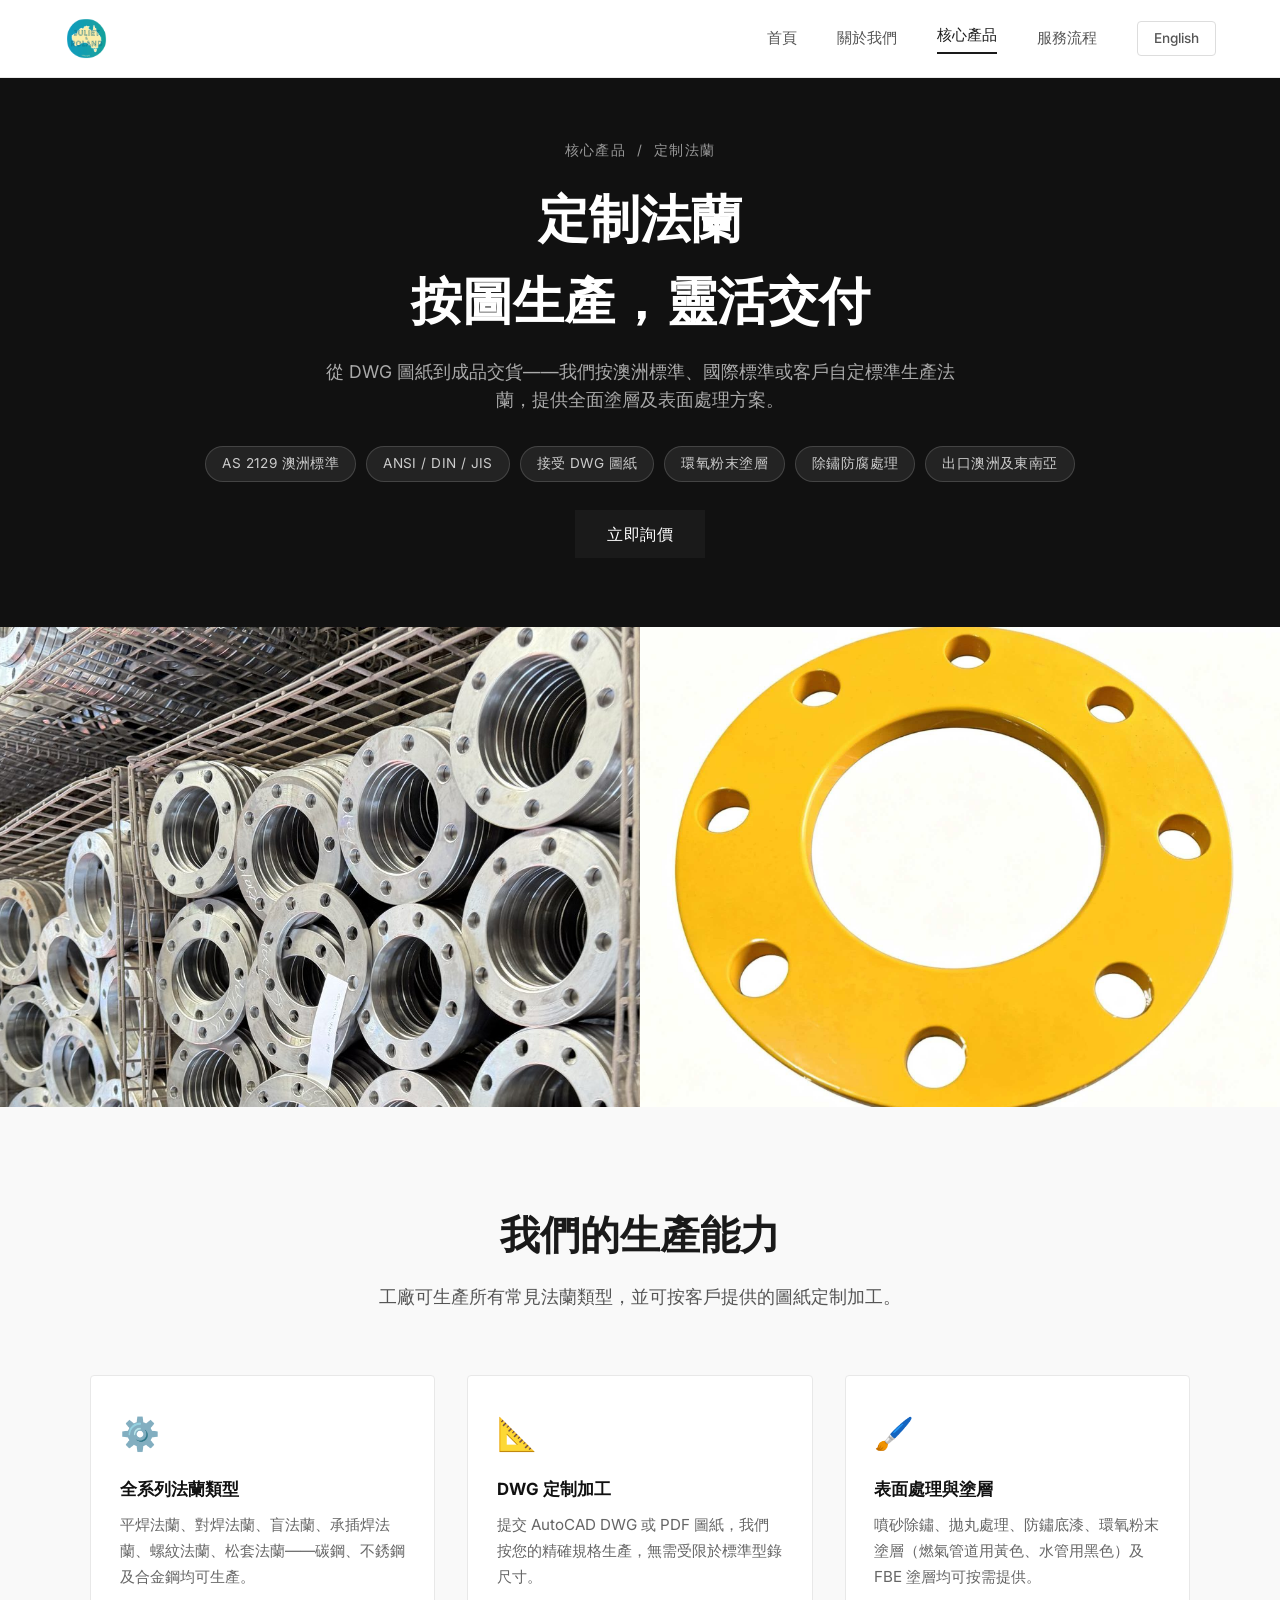
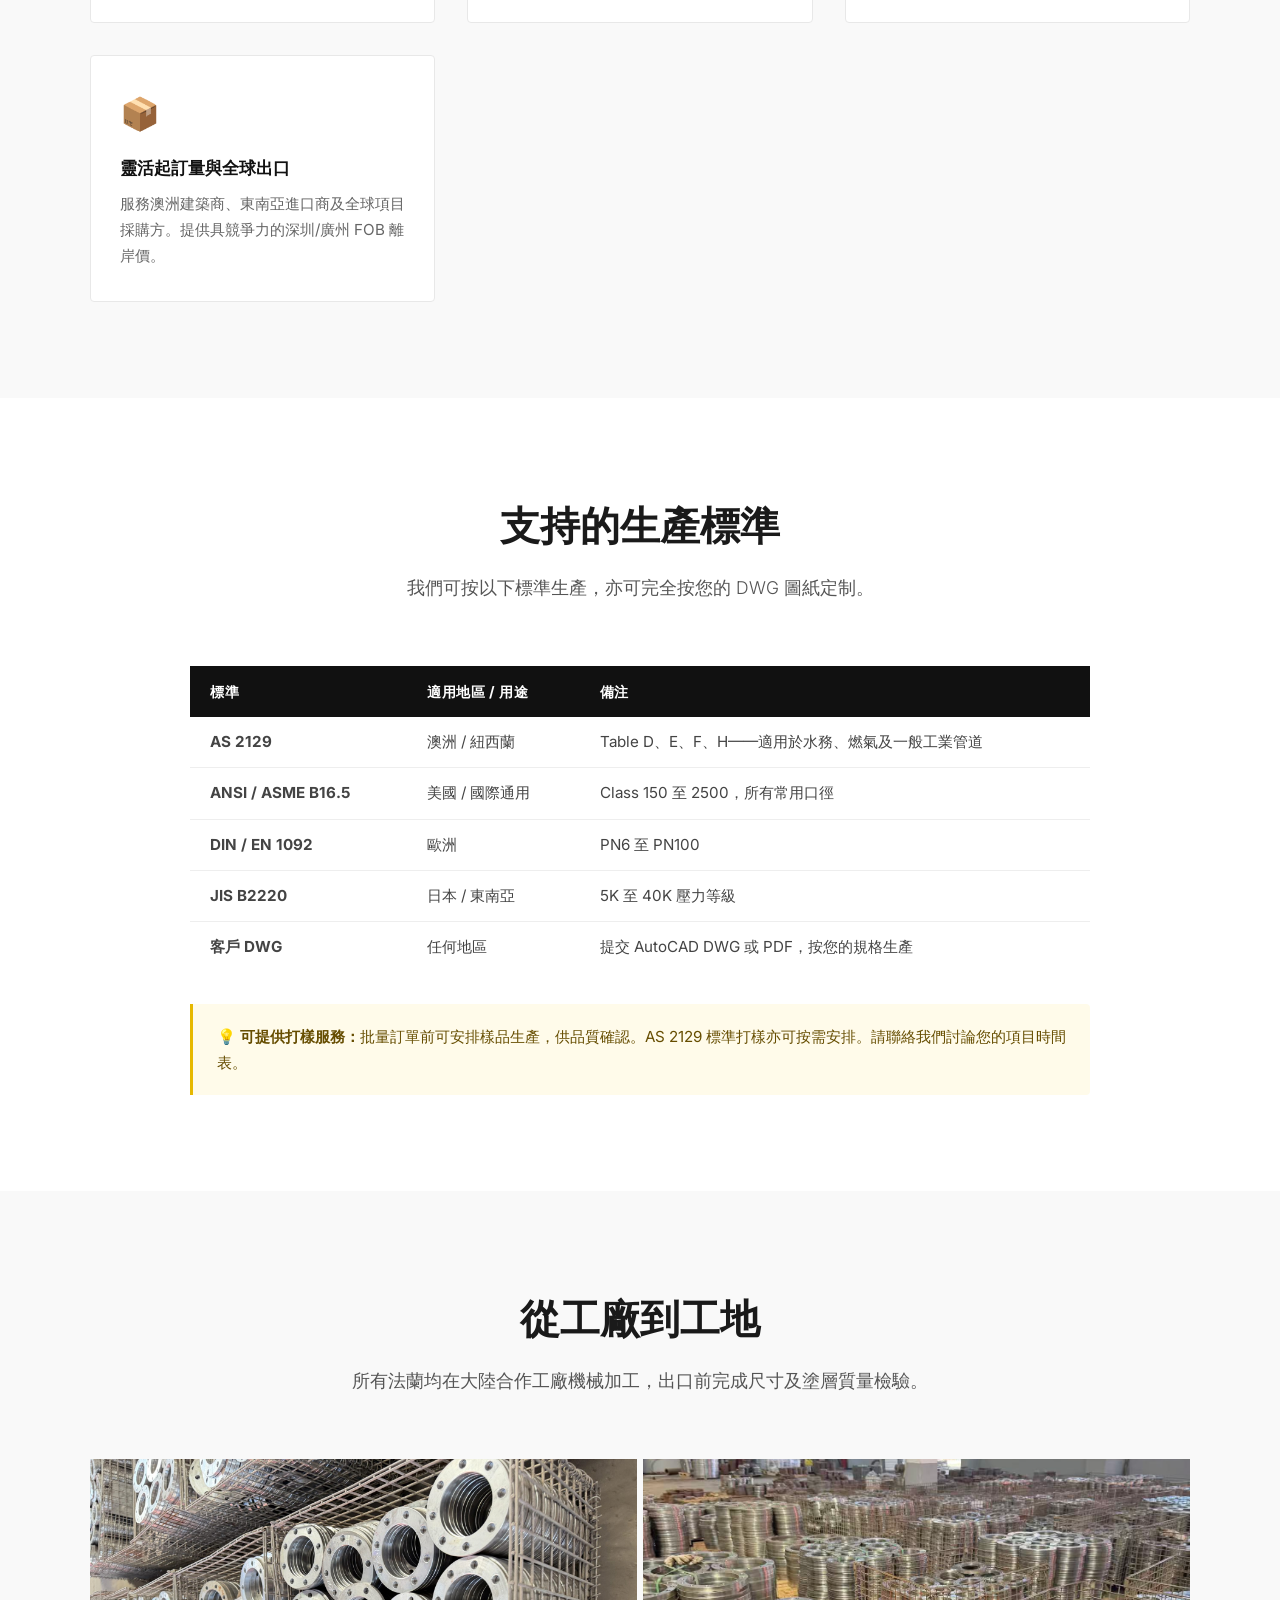
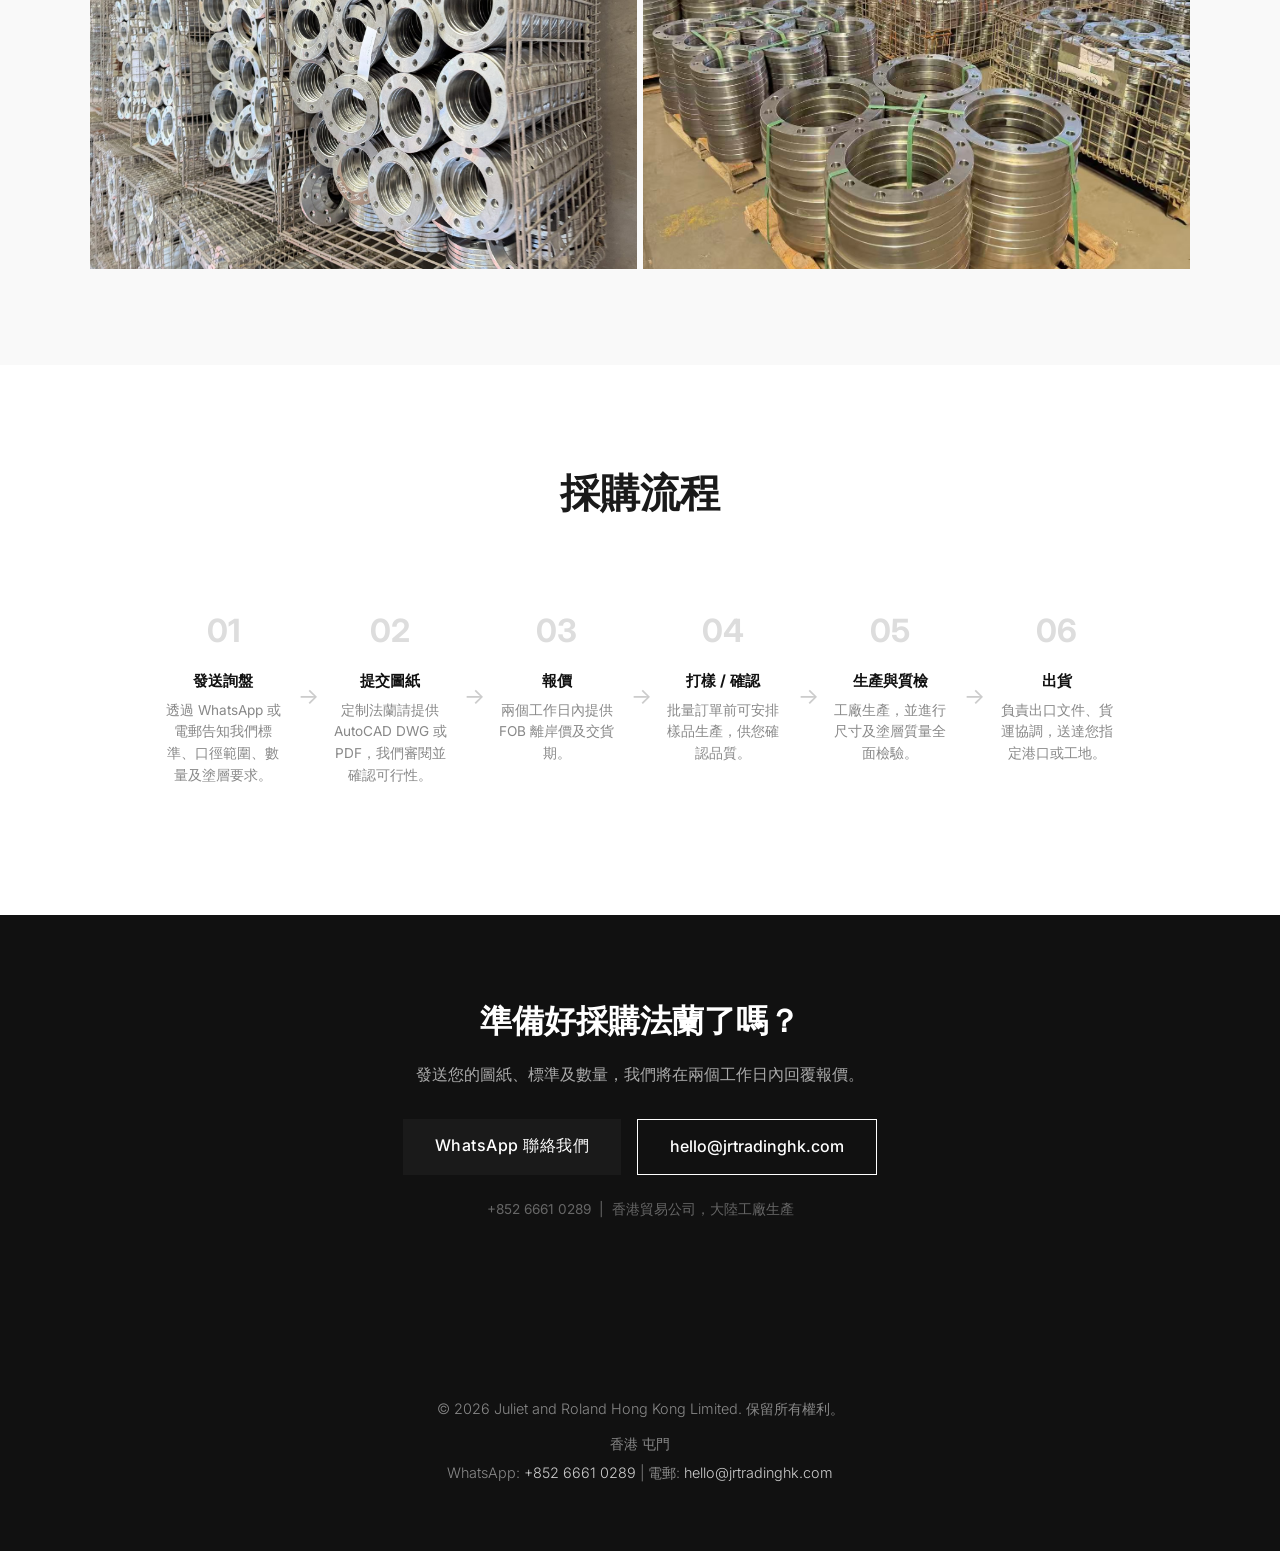
<file: zh-hk/products-flanges.html>
<!DOCTYPE html>
<html lang="zh-HK">
<head>
    <meta charset="UTF-8">
    <meta name="viewport" content="width=device-width, initial-scale=1.0">
    <title>定制法蘭｜AS 2129、ANSI、DIN、JIS 按圖生產｜Juliet &amp; Roland HK</title>
    <link rel="stylesheet" href="../assets/css/style.css">
    <meta name="description" content="按 AS 2129、ANSI B16.5、DIN/EN 1092、JIS B2220 或客戶 DWG 圖紙生產法蘭，可做環氧塗層與除鏽處理，出廠前質檢，提供深圳/廣州 FOB 報價。" />
    <link rel="icon" type="image/png" href="/assets/images/logo.png" />
    <link rel="canonical" href="https://jrtradinghk.com/zh-hk/products-flanges.html" />
    <!-- hreflang: repeated on both language versions of each page -->
    <link rel="alternate" hreflang="en" href="https://jrtradinghk.com/products-flanges.html" />
    <link rel="alternate" hreflang="zh-HK" href="https://jrtradinghk.com/zh-hk/products-flanges.html" />
    <link rel="alternate" hreflang="x-default" href="https://jrtradinghk.com/products-flanges.html" />
    <!-- Open Graph / Twitter link previews -->
    <meta property="og:type" content="website" />
    <meta property="og:site_name" content="Juliet and Roland Hong Kong Limited" />
    <meta property="og:locale" content="zh_HK" />
    <meta property="og:title" content="定制法蘭｜AS 2129、ANSI、DIN、JIS 按圖生產｜Juliet &amp; Roland HK" />
    <meta property="og:description" content="按 AS 2129、ANSI B16.5、DIN/EN 1092、JIS B2220 或客戶 DWG 圖紙生產法蘭，可做環氧塗層與除鏽處理，出廠前質檢，提供深圳/廣州 FOB 報價。" />
    <meta property="og:url" content="https://jrtradinghk.com/zh-hk/products-flanges.html" />
    <meta property="og:image" content="https://jrtradinghk.com/assets/images/flanges-finished-2.jpg" />
    <meta name="twitter:card" content="summary_large_image" />
    <style>
        .flange-hero {
            background: #111;
            padding: 140px 2rem 80px;
            text-align: center;
        }
        .flange-hero h1 {
            font-size: clamp(2rem, 5vw, 3.2rem);
            color: #fff;
            margin-bottom: 1rem;
        }
        .flange-hero p {
            color: #aaa;
            font-size: 1.1rem;
            max-width: 640px;
            margin: 0 auto 2rem;
        }
        .hero-badges {
            display: flex;
            flex-wrap: wrap;
            gap: 10px;
            justify-content: center;
            margin-bottom: 2.5rem;
        }
        .badge {
            background: rgba(255,255,255,0.08);
            border: 1px solid rgba(255,255,255,0.15);
            color: #ccc;
            padding: 6px 16px;
            border-radius: 20px;
            font-size: 0.85rem;
            letter-spacing: 0.03em;
        }
        .product-showcase {
            display: grid;
            grid-template-columns: 1fr 1fr;
            gap: 0;
            max-height: 480px;
            overflow: hidden;
        }
        .product-showcase img {
            width: 100%;
            height: 100%;
            object-fit: cover;
            display: block;
            transition: transform 0.5s ease;
        }
        .product-showcase img:hover { transform: scale(1.03); }
        .showcase-main { grid-row: span 2; }

        .capability-grid {
            display: grid;
            grid-template-columns: repeat(auto-fit, minmax(260px, 1fr));
            gap: 2rem;
            max-width: 1100px;
            margin: 0 auto;
        }
        .cap-card {
            background: #fff;
            border: 1px solid #e8e8e8;
            border-radius: 4px;
            padding: 2rem 1.8rem;
        }
        .cap-card .icon { font-size: 2rem; margin-bottom: 1rem; display: block; }
        .cap-card h3 { font-size: 1.05rem; margin-bottom: 0.6rem; color: #111; }
        .cap-card p { color: #666; font-size: 0.95rem; line-height: 1.7; margin: 0; }

        .standards-table {
            width: 100%;
            max-width: 900px;
            margin: 0 auto;
            border-collapse: collapse;
        }
        .standards-table th {
            background: #111;
            color: #fff;
            padding: 14px 20px;
            text-align: left;
            font-size: 0.9rem;
            letter-spacing: 0.04em;
        }
        .standards-table td {
            padding: 13px 20px;
            font-size: 0.95rem;
            color: #444;
            border-bottom: 1px solid #eee;
        }
        .standards-table tr:last-child td { border-bottom: none; }
        .standards-table tr:hover td { background: #f9f9f9; }

        .factory-gallery {
            display: grid;
            grid-template-columns: repeat(3, 1fr);
            gap: 6px;
        }
        .factory-gallery img {
            width: 100%;
            aspect-ratio: 4/3;
            object-fit: cover;
            display: block;
        }
        .factory-gallery img:first-child {
            grid-column: span 2;
            aspect-ratio: 16/9;
        }

        .process-steps {
            display: flex;
            flex-wrap: wrap;
            gap: 0;
            max-width: 1000px;
            margin: 0 auto;
            counter-reset: step;
        }
        .step {
            flex: 1;
            min-width: 160px;
            padding: 2rem 1.5rem;
            position: relative;
            text-align: center;
        }
        .step::before {
            counter-increment: step;
            content: counter(step, decimal-leading-zero);
            display: block;
            font-size: 2rem;
            font-weight: 700;
            color: #ddd;
            margin-bottom: 0.8rem;
        }
        .step h4 { font-size: 0.95rem; color: #111; margin-bottom: 0.4rem; }
        .step p { font-size: 0.85rem; color: #888; margin: 0; line-height: 1.6; }
        .step:not(:last-child)::after {
            content: '→';
            position: absolute;
            right: -12px;
            top: 50%;
            transform: translateY(-50%);
            color: #ccc;
            font-size: 1.4rem;
        }

        .cta-band {
            background: #111;
            padding: 5rem 2rem;
            text-align: center;
        }
        .cta-band h2 { color: #fff; font-size: 2rem; margin-bottom: 1rem; }
        .cta-band p { color: #aaa; margin-bottom: 2rem; max-width: 560px; margin-left: auto; margin-right: auto; }
        .cta-buttons { display: flex; gap: 16px; justify-content: center; flex-wrap: wrap; }

        .note-box {
            background: #fffbea;
            border-left: 3px solid #e6b800;
            padding: 1.2rem 1.5rem;
            border-radius: 0 4px 4px 0;
            max-width: 900px;
            margin: 2rem auto 0;
            color: #664d00;
            font-size: 0.95rem;
            line-height: 1.7;
        }

        @media (max-width: 700px) {
            .product-showcase { grid-template-columns: 1fr; max-height: none; }
            .showcase-main { grid-row: span 1; }
            .step:not(:last-child)::after { display: none; }
            .factory-gallery { grid-template-columns: 1fr 1fr; }
            .factory-gallery img:first-child { grid-column: span 2; }
        }
    </style>
</head>
<body>

    <header>
        <a href="./" class="logo"><img src="../assets/images/logo.png" alt="Juliet &amp; Roland Hong Kong logo"></a>
        <div class="hamburger" role="button" aria-label="Menu" onclick="document.getElementById('navLinks').classList.toggle('active')">
            <span></span><span></span><span></span>
        </div>
        <nav class="nav-links" id="navLinks">
            <a href="./">首頁</a>
            <a href="about-us.html">關於我們</a>
            <a href="products.html" class="active">核心產品</a>
            <a href="process.html">服務流程</a>
            <a href="../products-flanges.html" class="lang-btn">English</a>
        </nav>
    </header>

    <!-- HERO -->
    <section class="flange-hero">
        <p style="color:#999; font-size:0.85rem; letter-spacing:0.1em; text-transform:uppercase; margin-bottom:1rem;">
            <a href="products.html" style="color:#999; text-decoration:none;">核心產品</a> &nbsp;/&nbsp; 定制法蘭
        </p>
        <h1>定制法蘭<br>按圖生產，靈活交付</h1>
        <p>從 DWG 圖紙到成品交貨——我們按澳洲標準、國際標準或客戶自定標準生產法蘭，提供全面塗層及表面處理方案。</p>
        <div class="hero-badges">
            <span class="badge">AS 2129 澳洲標準</span>
            <span class="badge">ANSI / DIN / JIS</span>
            <span class="badge">接受 DWG 圖紙</span>
            <span class="badge">環氧粉末塗層</span>
            <span class="badge">除鏽防腐處理</span>
            <span class="badge">出口澳洲及東南亞</span>
        </div>
        <a href="https://wa.me/85266610289" class="btn-solid" target="_blank" rel="noopener">立即詢價</a>
    </section>

    <!-- PRODUCT IMAGES -->
    <div class="product-showcase">
        <div class="showcase-main">
            <img src="../assets/images/flanges-factory-1.jpg" alt="工廠生產中的不銹鋼法蘭">
        </div>
        <img src="../assets/images/flanges-finished-1.jpg" alt="黃色環氧塗層成品法蘭">
        <img src="../assets/images/flanges-finished-2.jpg" alt="黃色環氧塗層法蘭近景">
    </div>

    <!-- CAPABILITIES -->
    <section class="section section-bg">
        <div class="text-center" style="margin-bottom: 3rem;">
            <h2 class="title">我們的生產能力</h2>
            <p class="subtitle">工廠可生產所有常見法蘭類型，並可按客戶提供的圖紙定制加工。</p>
        </div>
        <div class="capability-grid">
            <div class="cap-card">
                <span class="icon">⚙️</span>
                <h3>全系列法蘭類型</h3>
                <p>平焊法蘭、對焊法蘭、盲法蘭、承插焊法蘭、螺紋法蘭、松套法蘭——碳鋼、不銹鋼及合金鋼均可生產。</p>
            </div>
            <div class="cap-card">
                <span class="icon">📐</span>
                <h3>DWG 定制加工</h3>
                <p>提交 AutoCAD DWG 或 PDF 圖紙，我們按您的精確規格生產，無需受限於標準型錄尺寸。</p>
            </div>
            <div class="cap-card">
                <span class="icon">🖌️</span>
                <h3>表面處理與塗層</h3>
                <p>噴砂除鏽、拋丸處理、防鏽底漆、環氧粉末塗層（燃氣管道用黃色、水管用黑色）及 FBE 塗層均可按需提供。</p>
            </div>
            <div class="cap-card">
                <span class="icon">📦</span>
                <h3>靈活起訂量與全球出口</h3>
                <p>服務澳洲建築商、東南亞進口商及全球項目採購方。提供具競爭力的深圳/廣州 FOB 離岸價。</p>
            </div>
        </div>
    </section>

    <!-- STANDARDS TABLE -->
    <section class="section">
        <div class="text-center" style="margin-bottom: 2.5rem;">
            <h2 class="title">支持的生產標準</h2>
            <p class="subtitle">我們可按以下標準生產，亦可完全按您的 DWG 圖紙定制。</p>
        </div>
        <table class="standards-table">
            <thead>
                <tr>
                    <th>標準</th>
                    <th>適用地區 / 用途</th>
                    <th>備注</th>
                </tr>
            </thead>
            <tbody>
                <tr>
                    <td><strong>AS 2129</strong></td>
                    <td>澳洲 / 紐西蘭</td>
                    <td>Table D、E、F、H——適用於水務、燃氣及一般工業管道</td>
                </tr>
                <tr>
                    <td><strong>ANSI / ASME B16.5</strong></td>
                    <td>美國 / 國際通用</td>
                    <td>Class 150 至 2500，所有常用口徑</td>
                </tr>
                <tr>
                    <td><strong>DIN / EN 1092</strong></td>
                    <td>歐洲</td>
                    <td>PN6 至 PN100</td>
                </tr>
                <tr>
                    <td><strong>JIS B2220</strong></td>
                    <td>日本 / 東南亞</td>
                    <td>5K 至 40K 壓力等級</td>
                </tr>
                <tr>
                    <td><strong>客戶 DWG</strong></td>
                    <td>任何地區</td>
                    <td>提交 AutoCAD DWG 或 PDF，按您的規格生產</td>
                </tr>
            </tbody>
        </table>
        <div class="note-box">
            💡 <strong>可提供打樣服務：</strong>批量訂單前可安排樣品生產，供品質確認。AS 2129 標準打樣亦可按需安排。請聯絡我們討論您的項目時間表。
        </div>
    </section>

    <!-- FACTORY GALLERY -->
    <section class="section section-bg">
        <div class="text-center" style="margin-bottom: 2.5rem;">
            <h2 class="title">從工廠到工地</h2>
            <p class="subtitle">所有法蘭均在大陸合作工廠機械加工，出口前完成尺寸及塗層質量檢驗。</p>
        </div>
        <div style="display:grid; grid-template-columns:1fr 1fr; gap:6px; max-width:1100px; margin:0 auto;">
            <img src="../assets/images/flanges-factory-1.jpg" alt="鐵絲籠中批量機加工法蘭" style="width:100%; aspect-ratio:4/3; object-fit:cover; display:block;" loading="lazy" decoding="async">
            <img src="../assets/images/flanges-factory-2.jpg" alt="待塗層的疊放法蘭" style="width:100%; aspect-ratio:4/3; object-fit:cover; display:block;" loading="lazy" decoding="async">
        </div>
    </section>

    <!-- ORDER PROCESS -->
    <section class="section">
        <div class="text-center" style="margin-bottom: 3rem;">
            <h2 class="title">採購流程</h2>
        </div>
        <div class="process-steps">
            <div class="step">
                <h4>發送詢盤</h4>
                <p>透過 WhatsApp 或電郵告知我們標準、口徑範圍、數量及塗層要求。</p>
            </div>
            <div class="step">
                <h4>提交圖紙</h4>
                <p>定制法蘭請提供 AutoCAD DWG 或 PDF，我們審閱並確認可行性。</p>
            </div>
            <div class="step">
                <h4>報價</h4>
                <p>兩個工作日內提供 FOB 離岸價及交貨期。</p>
            </div>
            <div class="step">
                <h4>打樣 / 確認</h4>
                <p>批量訂單前可安排樣品生產，供您確認品質。</p>
            </div>
            <div class="step">
                <h4>生產與質檢</h4>
                <p>工廠生產，並進行尺寸及塗層質量全面檢驗。</p>
            </div>
            <div class="step">
                <h4>出貨</h4>
                <p>負責出口文件、貨運協調，送達您指定港口或工地。</p>
            </div>
        </div>
    </section>

    <!-- CTA -->
    <section class="cta-band">
        <h2>準備好採購法蘭了嗎？</h2>
        <p>發送您的圖紙、標準及數量，我們將在兩個工作日內回覆報價。</p>
        <div class="cta-buttons">
            <a href="https://wa.me/85266610289" class="btn-solid" target="_blank" rel="noopener">WhatsApp 聯絡我們</a>
            <a href="mailto:hello@jrtradinghk.com" class="btn-outline" style="color:#fff; border-color:#fff;">hello@jrtradinghk.com</a>
        </div>
        <p style="color:#666; font-size:0.85rem; margin-top:1.5rem;">+852 6661 0289 &nbsp;|&nbsp; 香港貿易公司，大陸工廠生產</p>
    </section>

    <footer>
        <p>&copy; 2026 Juliet and Roland Hong Kong Limited. 保留所有權利。</p>
        <p style="margin-top: 10px; line-height: 2;">
            香港 屯門<br>
            WhatsApp: <a href="https://wa.me/85266610289" style="color: #ccc; text-decoration: none;">+852 6661 0289</a> |
            電郵: <a href="mailto:hello@jrtradinghk.com" style="color: #ccc; text-decoration: none;">hello@jrtradinghk.com</a>
        </p>
    </footer>

</body>
</html>
</file>
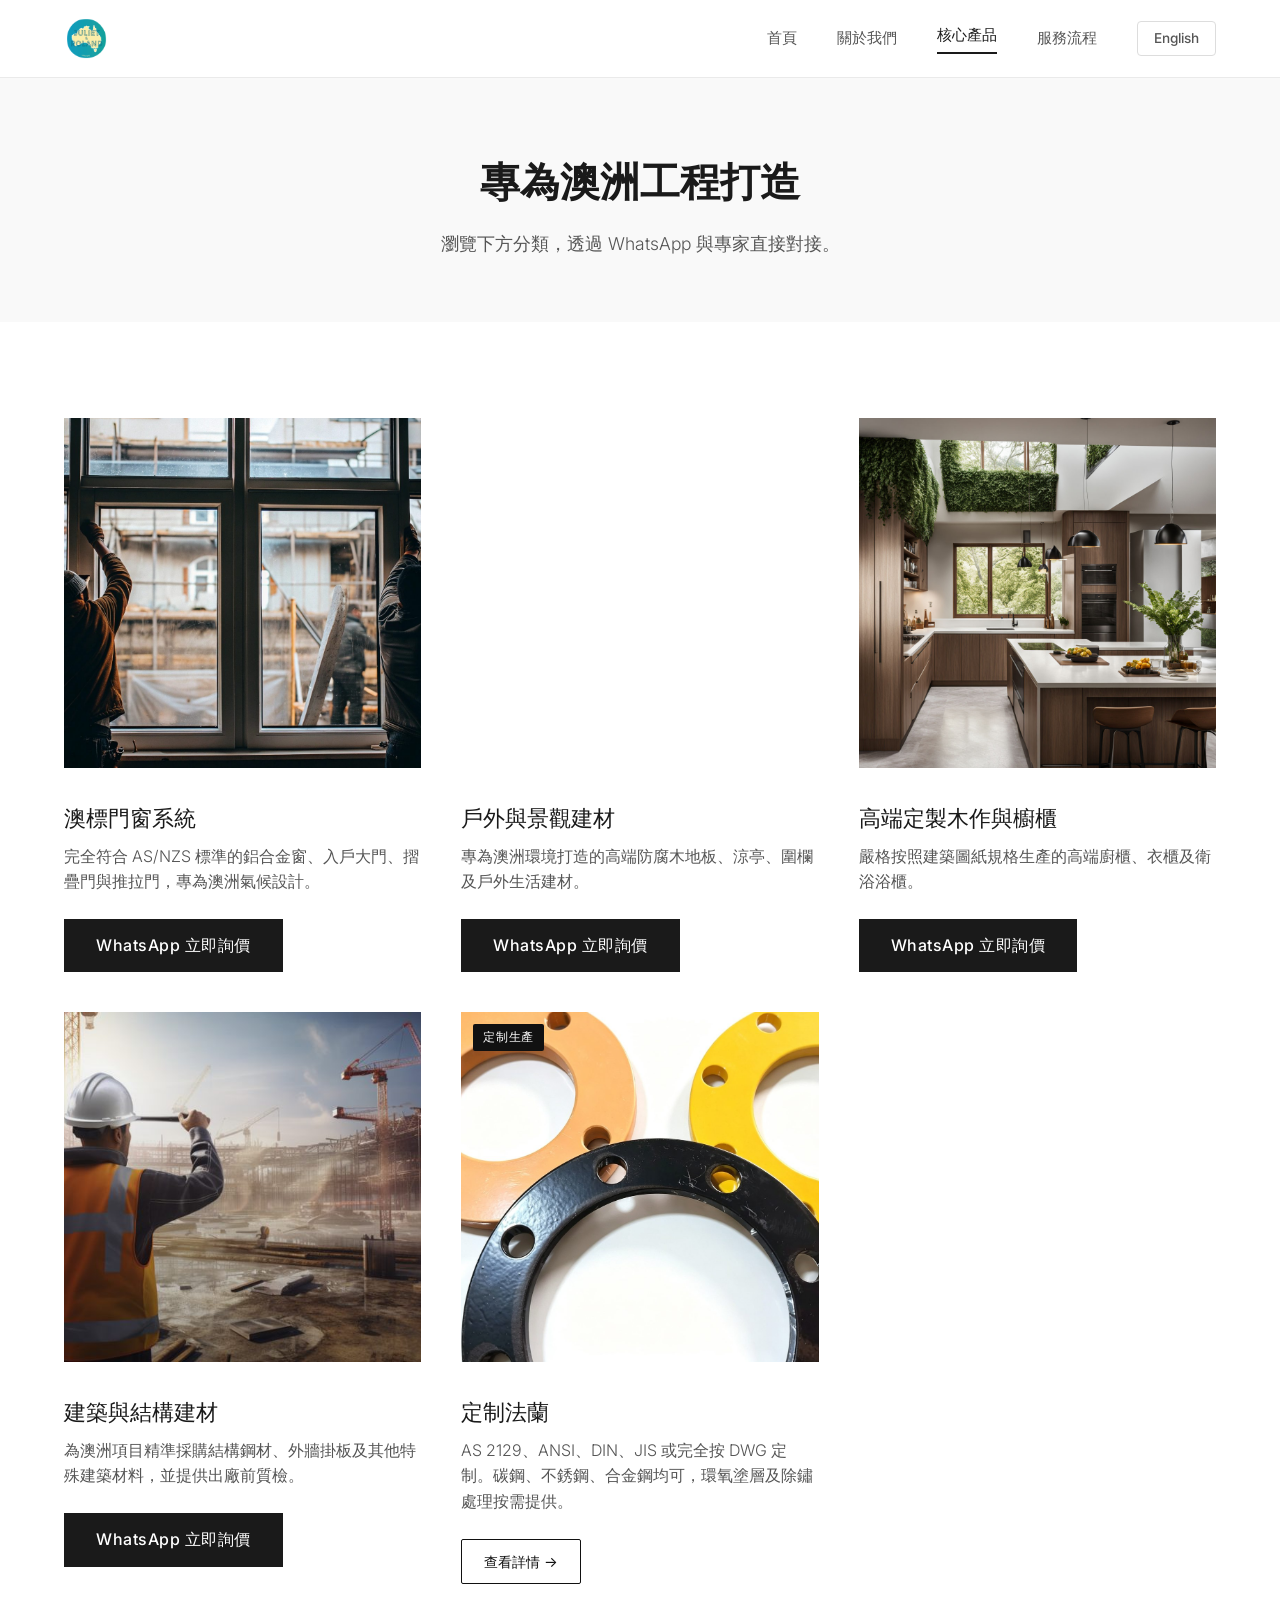
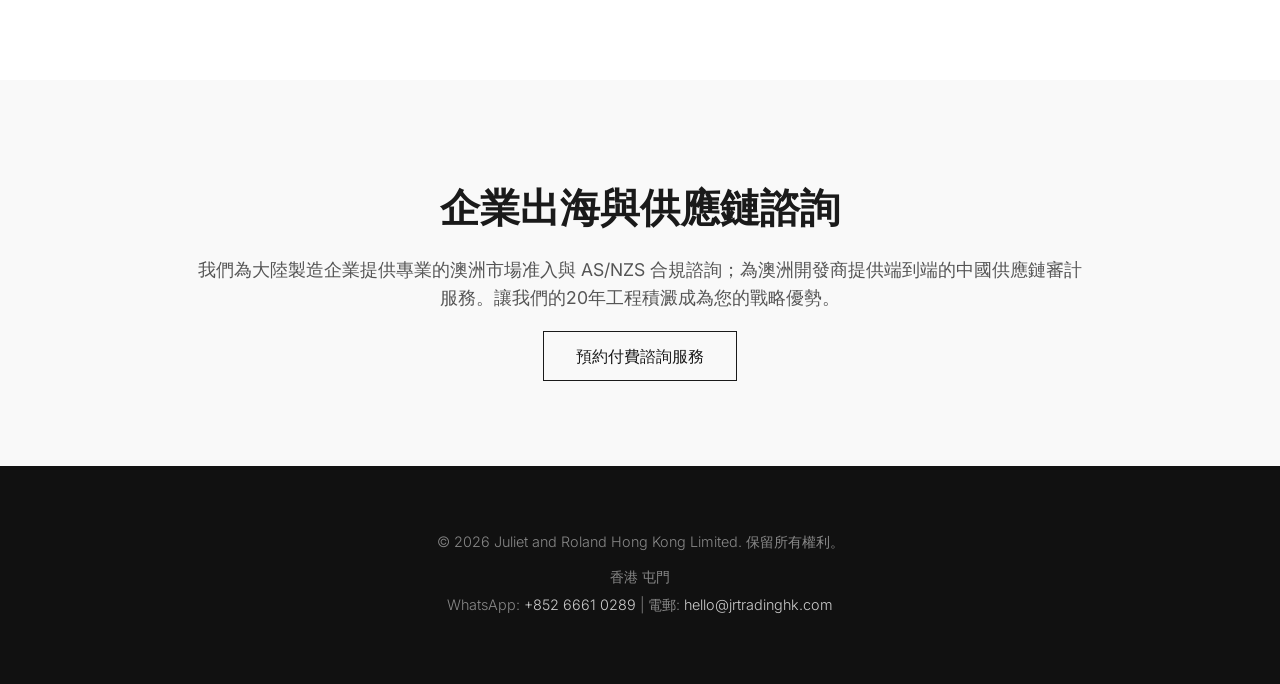
<file: zh-hk/products.html>
<!DOCTYPE html>
<html lang="zh-HK">
<head>
    <meta charset="UTF-8">
    <meta name="viewport" content="width=device-width, initial-scale=1.0">
    <title>澳標建材與定制法蘭｜產品與服務｜Juliet &amp; Roland HK</title>
    <link rel="stylesheet" href="../assets/css/style.css">
    <meta name="description" content="澳標鋁合金門窗、戶外建材、定製櫥櫃、結構建材及定制法蘭（AS 2129、ANSI、DIN、JIS），專為澳洲工程打造，出廠前嚴格質檢。" />
    <link rel="icon" type="image/png" href="/assets/images/logo.png" />
    <link rel="canonical" href="https://jrtradinghk.com/zh-hk/products.html" />
    <!-- hreflang: repeated on both language versions of each page -->
    <link rel="alternate" hreflang="en" href="https://jrtradinghk.com/products.html" />
    <link rel="alternate" hreflang="zh-HK" href="https://jrtradinghk.com/zh-hk/products.html" />
    <link rel="alternate" hreflang="x-default" href="https://jrtradinghk.com/products.html" />
    <!-- Open Graph / Twitter link previews -->
    <meta property="og:type" content="website" />
    <meta property="og:site_name" content="Juliet and Roland Hong Kong Limited" />
    <meta property="og:locale" content="zh_HK" />
    <meta property="og:title" content="澳標建材與定制法蘭｜產品與服務｜Juliet &amp; Roland HK" />
    <meta property="og:description" content="澳標鋁合金門窗、戶外建材、定製櫥櫃、結構建材及定制法蘭（AS 2129、ANSI、DIN、JIS），專為澳洲工程打造，出廠前嚴格質檢。" />
    <meta property="og:url" content="https://jrtradinghk.com/zh-hk/products.html" />
    <meta property="og:image" content="https://jrtradinghk.com/assets/images/service-consulting.jpg" />
    <meta name="twitter:card" content="summary_large_image" />
    <style>
        /*
         * ── 產品卡片格網 ───────────────────────────────────────────────────
         * 如何新增產品子頁面：
         *
         * 1. 複製下方任意一個 <div class="product-card"> ... </div> 區塊。
         * 2. 更新：圖片 src、h3 標題、p 說明文字。
         * 3. 若有專屬子頁面：將 <a> href 指向新頁面（如 products-machinery.html）
         *    並設定 data-mode="page"。
         * 4. 若暫時只用 WhatsApp：保留 data-mode="wa"。
         * ──────────────────────────────────────────────────────────────────
         */
        .card-tag {
            position: absolute;
            top: 12px;
            left: 12px;
            background: #111;
            color: #fff;
            font-size: 0.72rem;
            letter-spacing: 0.06em;
            padding: 4px 10px;
            border-radius: 2px;
            z-index: 1;
        }
        .product-card { position: relative; cursor: default; }
        .btn-page {
            display: inline-block;
            background: transparent;
            border: 1.5px solid #111;
            color: #111;
            padding: 10px 22px;
            font-size: 0.9rem;
            text-decoration: none;
            border-radius: 2px;
            transition: background 0.2s, color 0.2s;
        }
        .btn-page:hover { background: #111; color: #fff; }
    </style>
</head>
<body>
    <header>
        <a href="./" class="logo"><img src="../assets/images/logo.png" alt="Juliet &amp; Roland Hong Kong logo"></a>
        <div class="hamburger" role="button" aria-label="Menu" onclick="document.getElementById('navLinks').classList.toggle('active')">
            <span></span><span></span><span></span>
        </div>
        <nav class="nav-links" id="navLinks">
            <a href="./">首頁</a>
            <a href="about-us.html">關於我們</a>
            <a href="products.html" class="active">核心產品</a>
            <a href="process.html">服務流程</a>
            <a href="../products.html" class="lang-btn">English</a>
        </nav>
    </header>

    <section class="section section-bg text-center" style="padding-top: 150px; padding-bottom: 4rem;">
        <h1 class="title">專為澳洲工程打造</h1>
        <p class="subtitle" style="margin-bottom: 0;">瀏覽下方分類，透過 WhatsApp 與專家直接對接。</p>
    </section>

    <section class="section">
        <div class="grid-3">

            <!-- ═══════════════════════════════════════
                 卡片 1 — 門窗系統（WhatsApp 詢盤）
            ═══════════════════════════════════════ -->
            <div class="product-card" data-mode="wa">
                <div class="img-wrapper"><img src="../assets/images/product-windows.jpg" alt="澳標門窗"></div>
                <h3>澳標門窗系統</h3>
                <p style="margin-bottom: 1.5rem;">完全符合 AS/NZS 標準的鋁合金窗、入戶大門、摺疊門與推拉門，專為澳洲氣候設計。</p>
                <a href="https://wa.me/85266610289" class="btn-solid" target="_blank" rel="noopener" style="display: inline-block;">WhatsApp 立即詢價</a>
            </div>

            <!-- ═══════════════════════════════════════
                 卡片 2 — 戶外景觀建材（視頻卡片）
            ═══════════════════════════════════════ -->
            <div class="product-card" data-mode="wa">
                <div class="img-wrapper">
                    <video autoplay loop muted playsinline preload="metadata">
                        <source src="../assets/images/product-outdoor.mp4" type="video/mp4">
                    </video>
                </div>
                <h3>戶外與景觀建材</h3>
                <p style="margin-bottom: 1.5rem;">專為澳洲環境打造的高端防腐木地板、涼亭、圍欄及戶外生活建材。</p>
                <a href="https://wa.me/85266610289" class="btn-solid" target="_blank" rel="noopener" style="display: inline-block;">WhatsApp 立即詢價</a>
            </div>

            <!-- ═══════════════════════════════════════
                 卡片 3 — 高端定製木作
            ═══════════════════════════════════════ -->
            <div class="product-card" data-mode="wa">
                <div class="img-wrapper"><img src="../assets/images/product-cabinets.jpg" alt="定製櫥櫃"></div>
                <h3>高端定製木作與櫥櫃</h3>
                <p style="margin-bottom: 1.5rem;">嚴格按照建築圖紙規格生產的高端廚櫃、衣櫃及衛浴浴櫃。</p>
                <a href="https://wa.me/85266610289" class="btn-solid" target="_blank" rel="noopener" style="display: inline-block;">WhatsApp 立即詢價</a>
            </div>

            <!-- ═══════════════════════════════════════
                 卡片 4 — 建築與結構建材
            ═══════════════════════════════════════ -->
            <div class="product-card" data-mode="wa">
                <div class="img-wrapper"><img src="../assets/images/product-steel.jpg" alt="結構建材"></div>
                <h3>建築與結構建材</h3>
                <p style="margin-bottom: 1.5rem;">為澳洲項目精準採購結構鋼材、外牆掛板及其他特殊建築材料，並提供出廠前質檢。</p>
                <a href="https://wa.me/85266610289" class="btn-solid" target="_blank" rel="noopener" style="display: inline-block;">WhatsApp 立即詢價</a>
            </div>

            <!-- ═══════════════════════════════════════
                 卡片 5 — 定制法蘭 ✅ 有子頁面
            ═══════════════════════════════════════ -->
            <div class="product-card" data-mode="page">
                <span class="card-tag">定制生產</span>
                <div class="img-wrapper"><img src="../assets/images/flanges-finished-2.jpg" alt="定制法蘭——黃色環氧塗層成品" loading="lazy" decoding="async"></div>
                <h3>定制法蘭</h3>
                <p style="margin-bottom: 1.5rem;">AS 2129、ANSI、DIN、JIS 或完全按 DWG 定制。碳鋼、不銹鋼、合金鋼均可，環氧塗層及除鏽處理按需提供。</p>
                <a href="products-flanges.html" class="btn-page">查看詳情 →</a>
            </div>

            <!-- ═══════════════════════════════════════
                 新增產品卡片請複製此區塊↓

            <div class="product-card" data-mode="page">
                <span class="card-tag">新品</span>
                <div class="img-wrapper"><img src="../assets/images/product-你的圖片.jpg" alt="產品名稱" loading="lazy" decoding="async"></div>
                <h3>產品名稱</h3>
                <p style="margin-bottom: 1.5rem;">產品簡介。</p>
                <a href="products-你的頁面.html" class="btn-page">查看詳情 →</a>
            </div>

            ═══════════════════════════════════════ -->

        </div>
    </section>

    <section class="section section-bg">
        <div style="max-width: 900px; margin: 0 auto; text-align: center;">
            <h2 class="title">企業出海與供應鏈諮詢</h2>
            <p style="color: var(--text-light); margin-bottom: 2rem; font-size: 1.1rem;">我們為大陸製造企業提供專業的澳洲市場准入與 AS/NZS 合規諮詢；為澳洲開發商提供端到端的中國供應鏈審計服務。讓我們的20年工程積澱成為您的戰略優勢。</p>
            <a href="https://buy.stripe.com/fZu7sNeDw2KDbd13CS04800" class="btn-outline" target="_blank" rel="noopener" style="color: var(--text-dark); border-color: var(--text-dark);">預約付費諮詢服務</a>
        </div>
    </section>

    <footer>
        <p>&copy; 2026 Juliet and Roland Hong Kong Limited. 保留所有權利。</p>
        <p style="margin-top: 10px; line-height: 2;">
            香港 屯門<br>
            WhatsApp: <a href="https://wa.me/85266610289" style="color: #ccc; text-decoration: none;">+852 6661 0289</a> |
            電郵: <a href="mailto:hello@jrtradinghk.com" style="color: #ccc; text-decoration: none;">hello@jrtradinghk.com</a>
        </p>
    </footer>
</body>
</html>
</file>
<file: assets/css/style.css>
/* /assets/css/style.css - Metricon Inspired Style with Image Logo */
@import url('https://fonts.googleapis.com/css2?family=Inter:wght@300;400;500;600;700&display=swap');

:root {
    --text-dark: #1a1a1a;
    --text-light: #555555;
    --accent-color: #222222;
    --bg-light: #f9f9f9;
}

* { margin: 0; padding: 0; box-sizing: border-box; }
body { font-family: 'Inter', 'PingFang HK', sans-serif; color: var(--text-dark); line-height: 1.6; background-color: #ffffff; }

header {
    position: fixed; top: 0; width: 100%; z-index: 1000;
    background: #ffffff; padding: 1rem 5%;
    display: flex; justify-content: space-between; align-items: center;
    border-bottom: 1px solid #eaeaea; transition: all 0.3s ease;
}

/* 🌟 控制 Logo 图片的样式 🌟 */
.logo { display: flex; align-items: center; text-decoration: none; }
.logo img { height: 45px; width: auto; max-width: 200px; object-fit: contain; }

.nav-links { display: flex; gap: 40px; align-items: center; }
.nav-links a { color: var(--text-light); text-decoration: none; font-size: 0.95rem; font-weight: 500; transition: color 0.3s; }
.nav-links a:hover, .nav-links a.active { color: var(--text-dark); border-bottom: 2px solid var(--text-dark); padding-bottom: 4px; }
.lang-btn { border: 1px solid #ddd; padding: 6px 16px; border-radius: 4px; font-size: 0.85rem !important; }
.lang-btn:hover { background: #f4f4f4; border-bottom: 1px solid #ddd !important; }

.hamburger { display: none; cursor: pointer; flex-direction: column; gap: 5px; }
.hamburger span { width: 25px; height: 2px; background: var(--text-dark); }

.hero {
    height: 80vh; min-height: 500px; display: flex; flex-direction: column; justify-content: center; align-items: flex-start; padding: 0 10%;
    background: linear-gradient(rgba(0,0,0,0.3), rgba(0,0,0,0.5)), url('../images/hero-home.jpg') center/cover;
    color: white; margin-top: 70px;
}
.hero h1 { font-size: 4rem; font-weight: 600; line-height: 1.1; margin-bottom: 1.5rem; max-width: 800px; }
.hero p { font-size: 1.2rem; margin-bottom: 2.5rem; font-weight: 300; max-width: 600px; }

.btn-solid { background: var(--text-dark); color: white; padding: 14px 32px; text-decoration: none; font-weight: 500; letter-spacing: 0.5px; transition: 0.3s; }
.btn-solid:hover { background: #444; }
.btn-outline { border: 1px solid white; color: white; padding: 14px 32px; text-decoration: none; font-weight: 500; transition: 0.3s; }
.btn-outline:hover { background: white; color: var(--text-dark); }

.section { padding: 6rem 5%; }
.section-bg { background-color: var(--bg-light); }
.text-center { text-align: center; }
.title { font-size: 2.5rem; font-weight: 600; margin-bottom: 1rem; color: var(--text-dark); }
.subtitle { font-size: 1.1rem; color: var(--text-light); margin-bottom: 4rem; font-weight: 300; }

.grid-3 { display: grid; grid-template-columns: repeat(auto-fit, minmax(320px, 1fr)); gap: 40px; }
.product-card { text-decoration: none; color: inherit; display: block; }
.img-wrapper { overflow: hidden; margin-bottom: 1.5rem; }
.product-card img, .product-card video { width: 100%; height: 350px; object-fit: cover; transition: transform 0.6s ease; }
.product-card:hover img, .product-card:hover video { transform: scale(1.05); }
.product-card h3 { font-size: 1.4rem; font-weight: 500; margin-bottom: 0.5rem; }
.product-card p { color: var(--text-light); font-weight: 300; }

footer { background: #111; color: #888; padding: 4rem 5%; text-align: center; font-size: 0.9rem; font-weight: 300; }

@media (max-width: 768px) {
    .nav-links { display: none; flex-direction: column; position: absolute; top: 100%; left: 0; width: 100%; background: #fff; padding: 2rem 0; box-shadow: 0 10px 15px -3px rgba(0,0,0,0.1); }
    .nav-links.active { display: flex; }
    .hamburger { display: flex; }
    .hero h1 { font-size: 2.5rem; }
    .hero { height: 60vh; }
}
</file>
